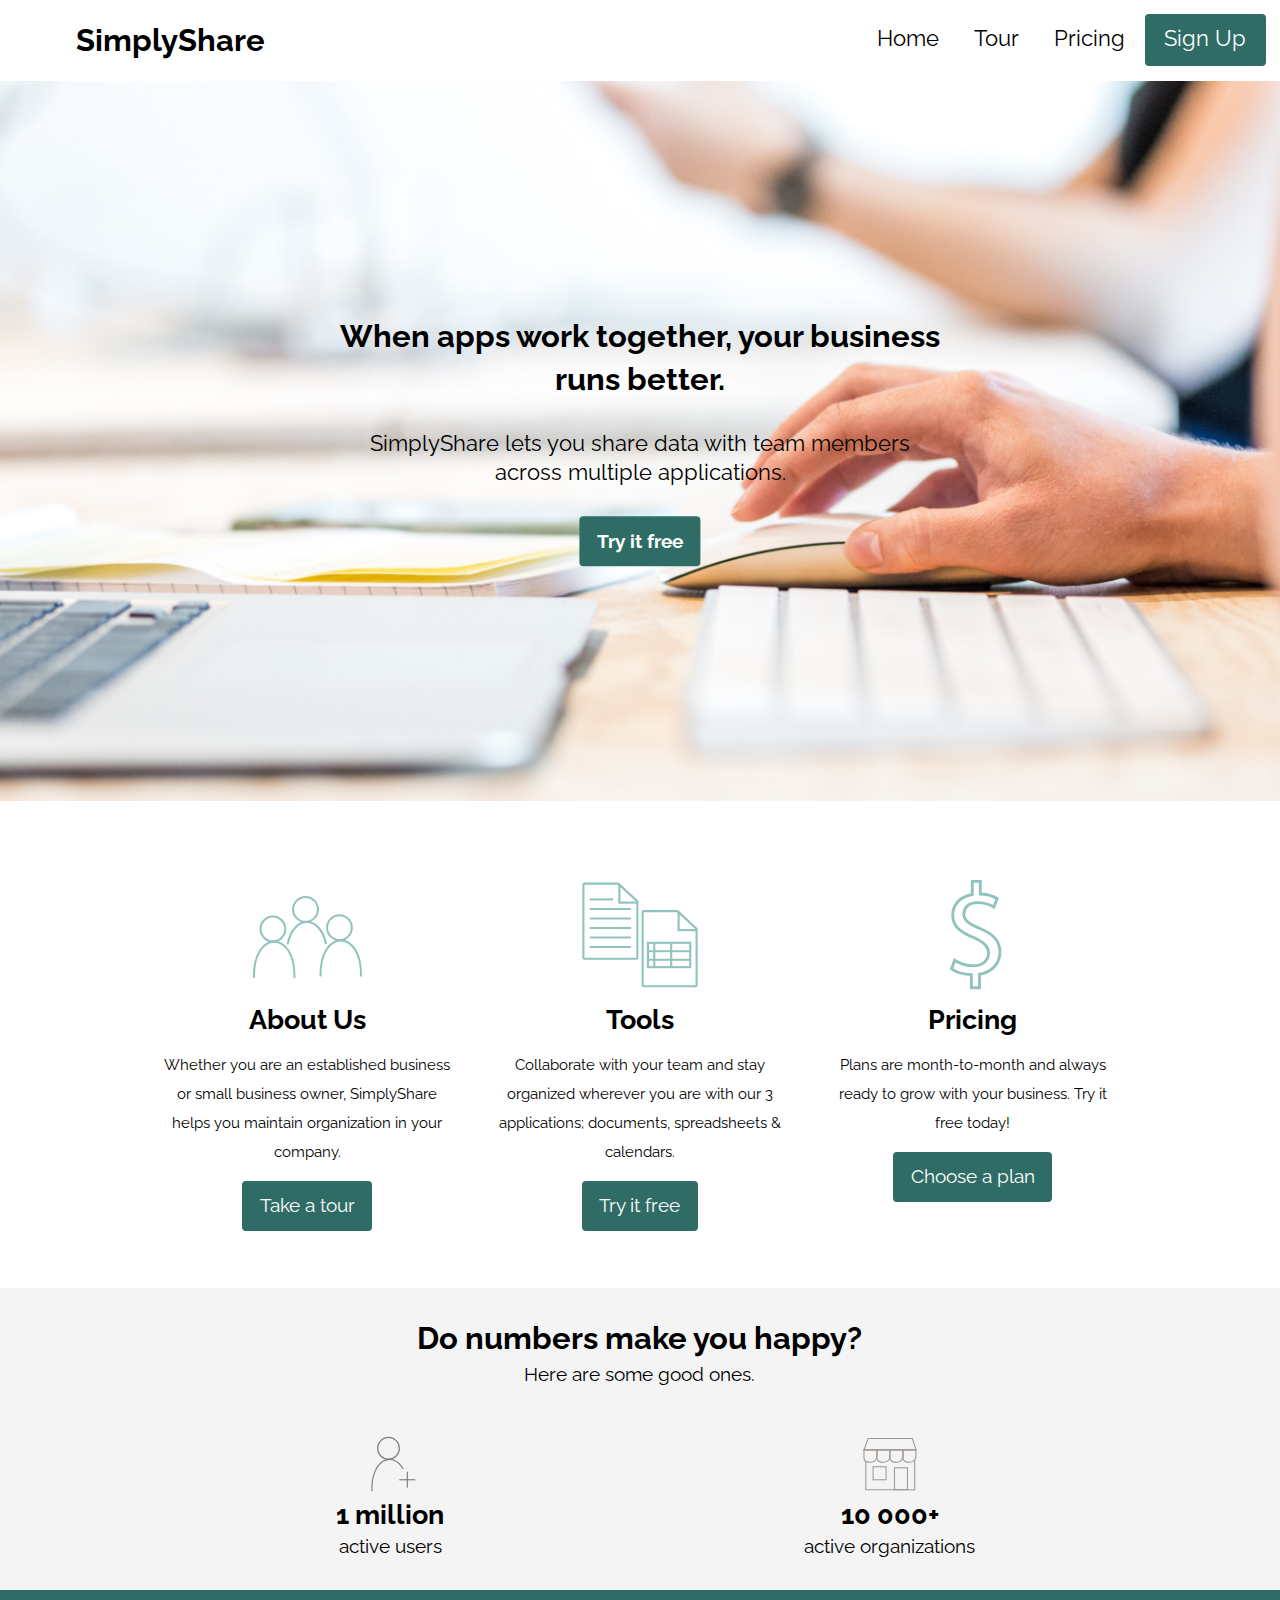
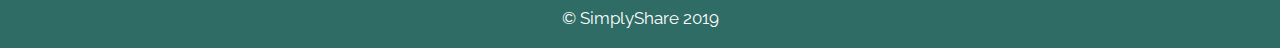
<file: index.html>
<!DOCTYPE html>
<html lang="en-ca">
<head>
  <meta charset="utf-8">
  <title>SimplyShare</title>
  <meta name="viewport" content="width=device-width,initial-scale=1">
  <link href="css/modules.css" rel="stylesheet">
  <link href="css/grid.css" rel="stylesheet">
  <link href="css/type.css" rel="stylesheet">
  <link href="css/main.css" rel="stylesheet">
  <link href="https://fonts.googleapis.com/css?family=Raleway:300,400,600,700,800" rel="stylesheet">
</head>
<body>

  <ul class="skip-links">
    <li><a href="#main">Jump to main content</a></li>
    <li><a href="#nav">Jump to navigation</a></li>
  </ul>

  <header role="banner" class="grid grid-middle text-center island-1-2">
    <div class="unit xs-1 s-1 m-1-3 l-1-4">
      <h1 class="peta push-0"><a href="index.html">SimplyShare</a></h1>
    </div>
    <nav role="navigation" id="nav" class="nav unit xs-1 s-1 m-2-3 l-3-4 text-center" tabindex="0">
      <ul class="nav mega push-0 list-group-inline">
        <li><a class="island-1-2 current" href="index.html">Home</a></li>
        <li><a class="island-1-2" href="tour.html">Tour</a></li>
        <li><a class="island-1-2" href="pricing.html">Pricing</a></li>
        <li><a class="btn btn-dark" href="sign-up.html">Sign Up</a></li>
      </ul>
    </nav>
  </header>

  <main role="main" id="main" tabindex="0">
    <section class="banner embed embed-16by9">
      <img class="embed-item" src="images/homepage.jpg" alt="macbook image">
      <div class="banner-content pin-c text-center max-length gutter">
        <div class="bold wrapper max-length gutter-1-2 push-0">
          <h2>When apps work together, your business runs better.</h2>
          <p class="mega not-bold">SimplyShare lets you share data with team members across multiple applications.</p>
          <a class="btn btn-dark" href="sign-up.html">Try it free</a>
        </div>
      </div>
    </section>

    <section class="push-0 text-center">
      <div class="wrapper">
        <div class="grid grid-stretch list-group">
          <div class="unit [ xs-1 s-1 m-1-3 l-1-3 ] island-1-2 unit-content-distribute">
            <div class="pad-t-2 pad-b push-1-2">
              <div class="gutter-1-4">
                <img class="icon i-128 push-0" src="images/about-us.svg" alt="">
                <h3 class="tera push-1-2">About Us</h3>
                <p class="push-1-2 micro content-fill">Whether you are an established business or small business owner, SimplyShare helps you maintain organization in your company.</p>
                <a class="btn btn-dark content-shrink" href="tour.html">Take a tour</a>
              </div>
            </div>
          </div>
          <div class="unit [ xs-1 s-1 m-1-3 l-1-3 ] island-1-2 unit-content-distribute">
            <div class="pad-t-2 pad-b push-1-2">
              <div class="gutter-1-4">
                <img class="icon i-128 push-0" src="images/tools.svg" alt="">
                <h3 class="tera push-1-2">Tools</h3>
                <p class="push-1-2 micro content-fill">Collaborate with your team and stay organized wherever you are with our 3 applications; documents, spreadsheets & calendars.</p>
                <a class="btn btn-dark content-shrink" href="#">Try it free</a>
              </div>
            </div>
          </div>
          <div class="unit [ xs-1 s-1 m-1-3 l-1-3 ] island-1-2 unit-content-distribute">
            <div class="pad-t-2 pad-b push-1-2">
              <div class="gutter-1-4">
                <img class="icon i-128 push-0" src="images/pricing.svg" alt="">
                <h3 class="tera push-1-2">Pricing</h3>
                <p class="push-1-2 micro content-fill">Plans are month-to-month and always ready to grow with your business. Try it free today!</p>
                <a class="btn btn-dark content-shrink" href="pricing.html">Choose a plan</a>
              </div>
            </div>
          </div>
        </div>
      </div>
    </section>

    <section class="light-grey push-0 text-center pad-t">
      <div class="wrapper">
        <h2 class="push-0">Do numbers make you happy?</h2>
        <p>Here are some good ones.</p>
        <ul class="grid list-group">
          <li class="unit [ xs-1 s-1 m-1-2 l-1-2 ] island-1-2">
            <div class="gutter-1-4">
              <img class="icon i-64 push-0" src="images/user.svg" alt="">
              <h3 class="tera push-0">1 million</h3>
              <p class="push-1-2">active users</p>
            </div>
          </li>
          <li class="unit [ xs-1 s-1 m-1-2 l-1-2 ] island-1-2">
            <div class="gutter-1-4">
              <img class="icon i-64 push-0" src="images/organization.svg" alt="">
              <h3 class="tera push-0">10 000+</h3>
              <p class="push-1-2">active organizations</p>
            </div>
          </li>
        </ul>
      </div>
    </section>

  </main>

  <footer role="contentinfo" class="text-white blue footer text-center micro island-1-2" tabindex="0">
    <small>© SimplyShare 2019</small>
  </footer>

</body>
</html>
</file>
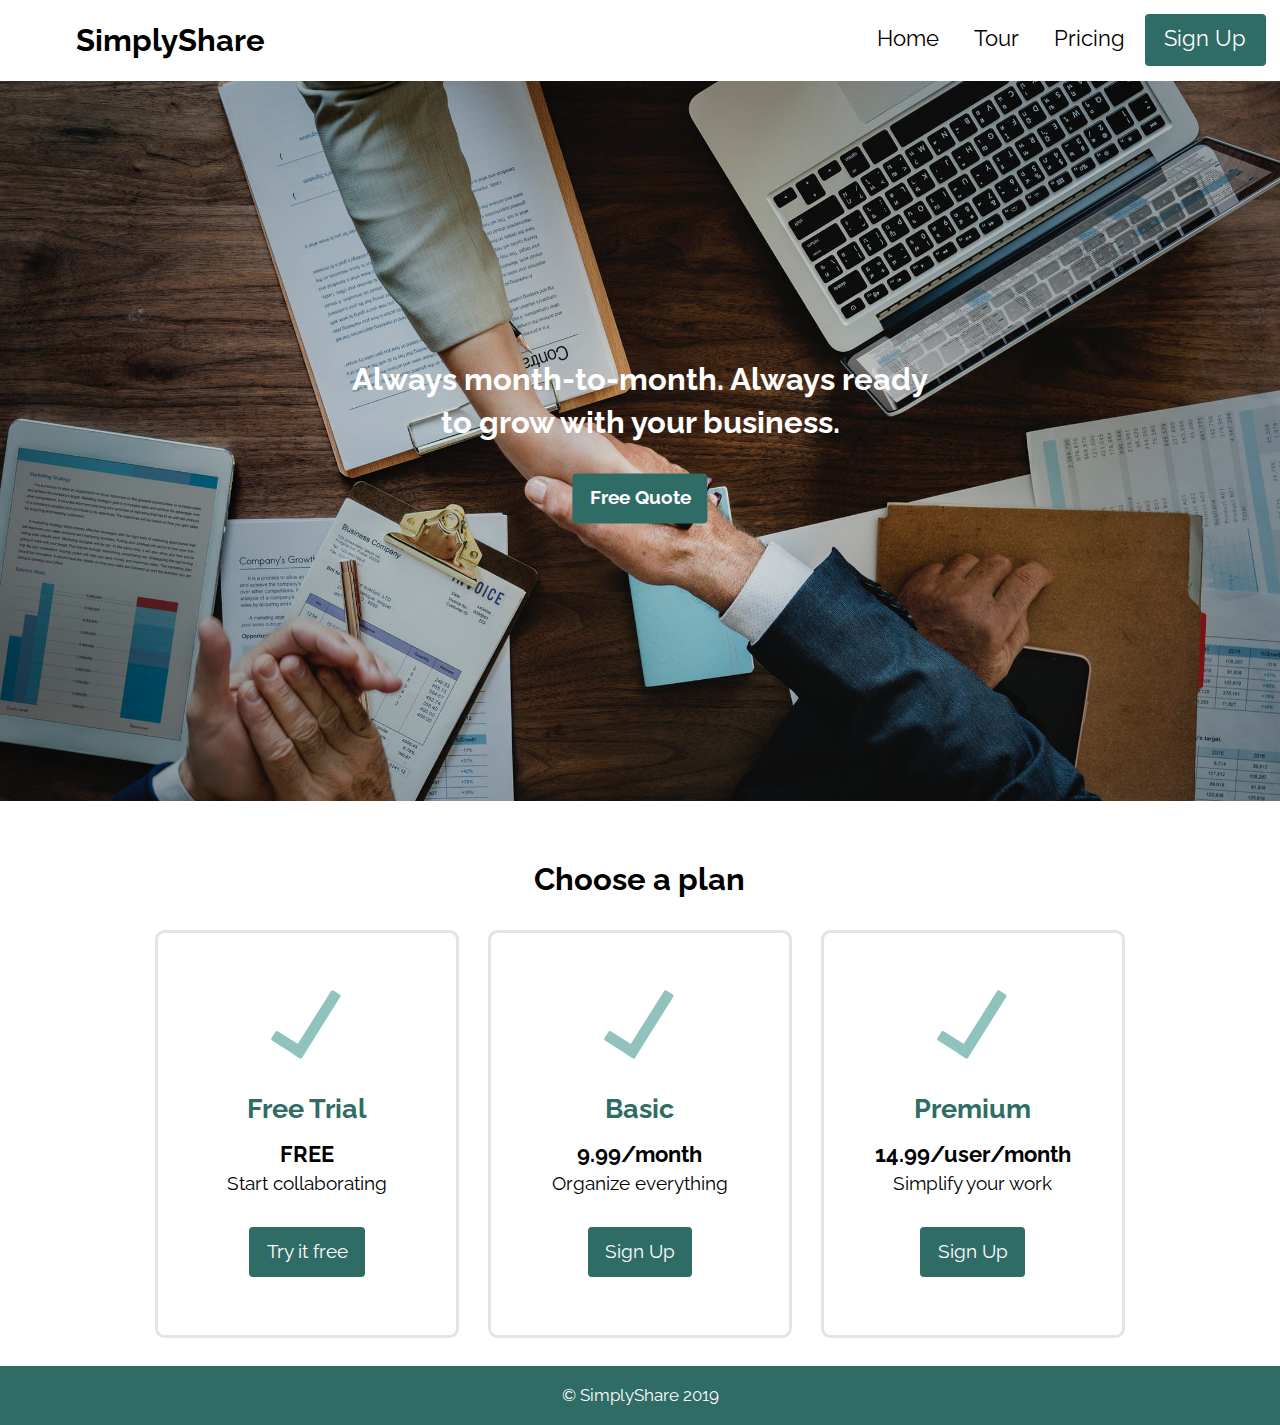
<file: pricing.html>
<!DOCTYPE html>
<html lang="en-ca">
<head>
  <meta charset="utf-8">
  <title>Pricing</title>
  <meta name="viewport" content="width=device-width,initial-scale=1">
  <link href="css/modules.css" rel="stylesheet">
  <link href="css/grid.css" rel="stylesheet">
  <link href="css/type.css" rel="stylesheet">
  <link href="css/main.css" rel="stylesheet">
  <link href="https://fonts.googleapis.com/css?family=Raleway:300,400,600,700,800" rel="stylesheet">
</head>
<body>

  <ul class="skip-links">
    <li><a href="#main">Jump to main content</a></li>
    <li><a href="#nav">Jump to navigation</a></li>
  </ul>

  <header role="banner" class="grid grid-middle text-center island-1-2">
    <div class="unit xs-1 s-1 m-1-3 l-1-4">
      <h1 class="peta push-0"><a href="index.html">SimplyShare</a></h1>
    </div>
    <nav role="navigation" id="nav" class="nav unit xs-1 s-1 m-2-3 l-3-4 text-center" tabindex="0">
      <ul class="nav mega push-0 list-group-inline">
        <li><a class="island-1-2" href="index.html">Home</a></li>
        <li><a class="island-1-2" href="tour.html">Tour</a></li>
        <li><a class="island-1-2 current" href="pricing.html">Pricing</a></li>
        <li><a class="btn btn-dark" href="sign-up.html">Sign Up</a></li>
      </ul>
    </nav>
  </header>

  <main role="main" id="main" tabindex="0">
    <section class="banner embed embed-16by9">
      <img class="embed-item" src="images/pricing.jpg" alt="macbook image">
      <div class="banner-content pin-c text-center max-length gutter">
        <div class="bold text-white wrapper max-length gutter-1-2 push-0">
          <h2>Always month-to-month. Always ready to grow with your business.</h2>
          <a class="btn btn-dark" href="#">Free Quote</a>
        </div>
      </div>
    </section>

    <section class="text-center">
      <div class="wrapper">
        <h2 class="push-0 pad-t-2 pad-b-1-2">Choose a plan</h2>
        <div class="grid list-group">
          <div class="unit [ xs-1 s-1 m-1-3 l-1-3 ] island-1-2">
            <div class="pad-t pad-b-2 push-1-2 card">
              <div class="gutter-1-4">
                <img class="icon i-128 push-0" src="images/checkmark.svg" alt="">
                <h3 class="tera push-1-2 text-blue">Free Trial</h3>
                <p class="push-0 mega bold">FREE</p>
                <p>Start collaborating</p>
                <a class="btn btn-dark" href="signup.html">Try it free</a>
              </div>
            </div>
          </div>
          <div class="unit [ xs-1 s-1 m-1-3 l-1-3 ] island-1-2">
            <div class="pad-t pad-b-2 push-1-2 card">
              <div class="gutter-1-4">
                <img class="icon i-128 push-0" src="images/checkmark.svg" alt="">
                <h3 class="tera push-1-2 text-blue">Basic</h3>
                <p class="push-0 mega bold">9.99/month</p>
                <p>Organize everything</p>
                <a class="btn btn-dark" href="signup.html">Sign Up</a>
              </div>
            </div>
          </div>
          <div class="unit [ xs-1 s-1 m-1-3 l-1-3 ] island-1-2">
            <div class="pad-t pad-b-2 push-1-2 card">
              <div class="gutter-1-4">
                <img class="icon i-128 push-0" src="images/checkmark.svg" alt="">
                <h3 class="tera push-1-2 text-blue">Premium</h3>
                <p class="push-0 mega bold">14.99/user/month</p>
                <p>Simplify your work</p>
                <a class="btn btn-dark" href="signup.html">Sign Up</a>
              </div>
            </div>
          </div>
        </div>
      </div>
    </section>
  </main>

  <footer role="contentinfo" class="text-white blue footer text-center micro island-1-2" tabindex="0">
    <small>© SimplyShare 2019</small>
  </footer>

</body>
</html>
</file>
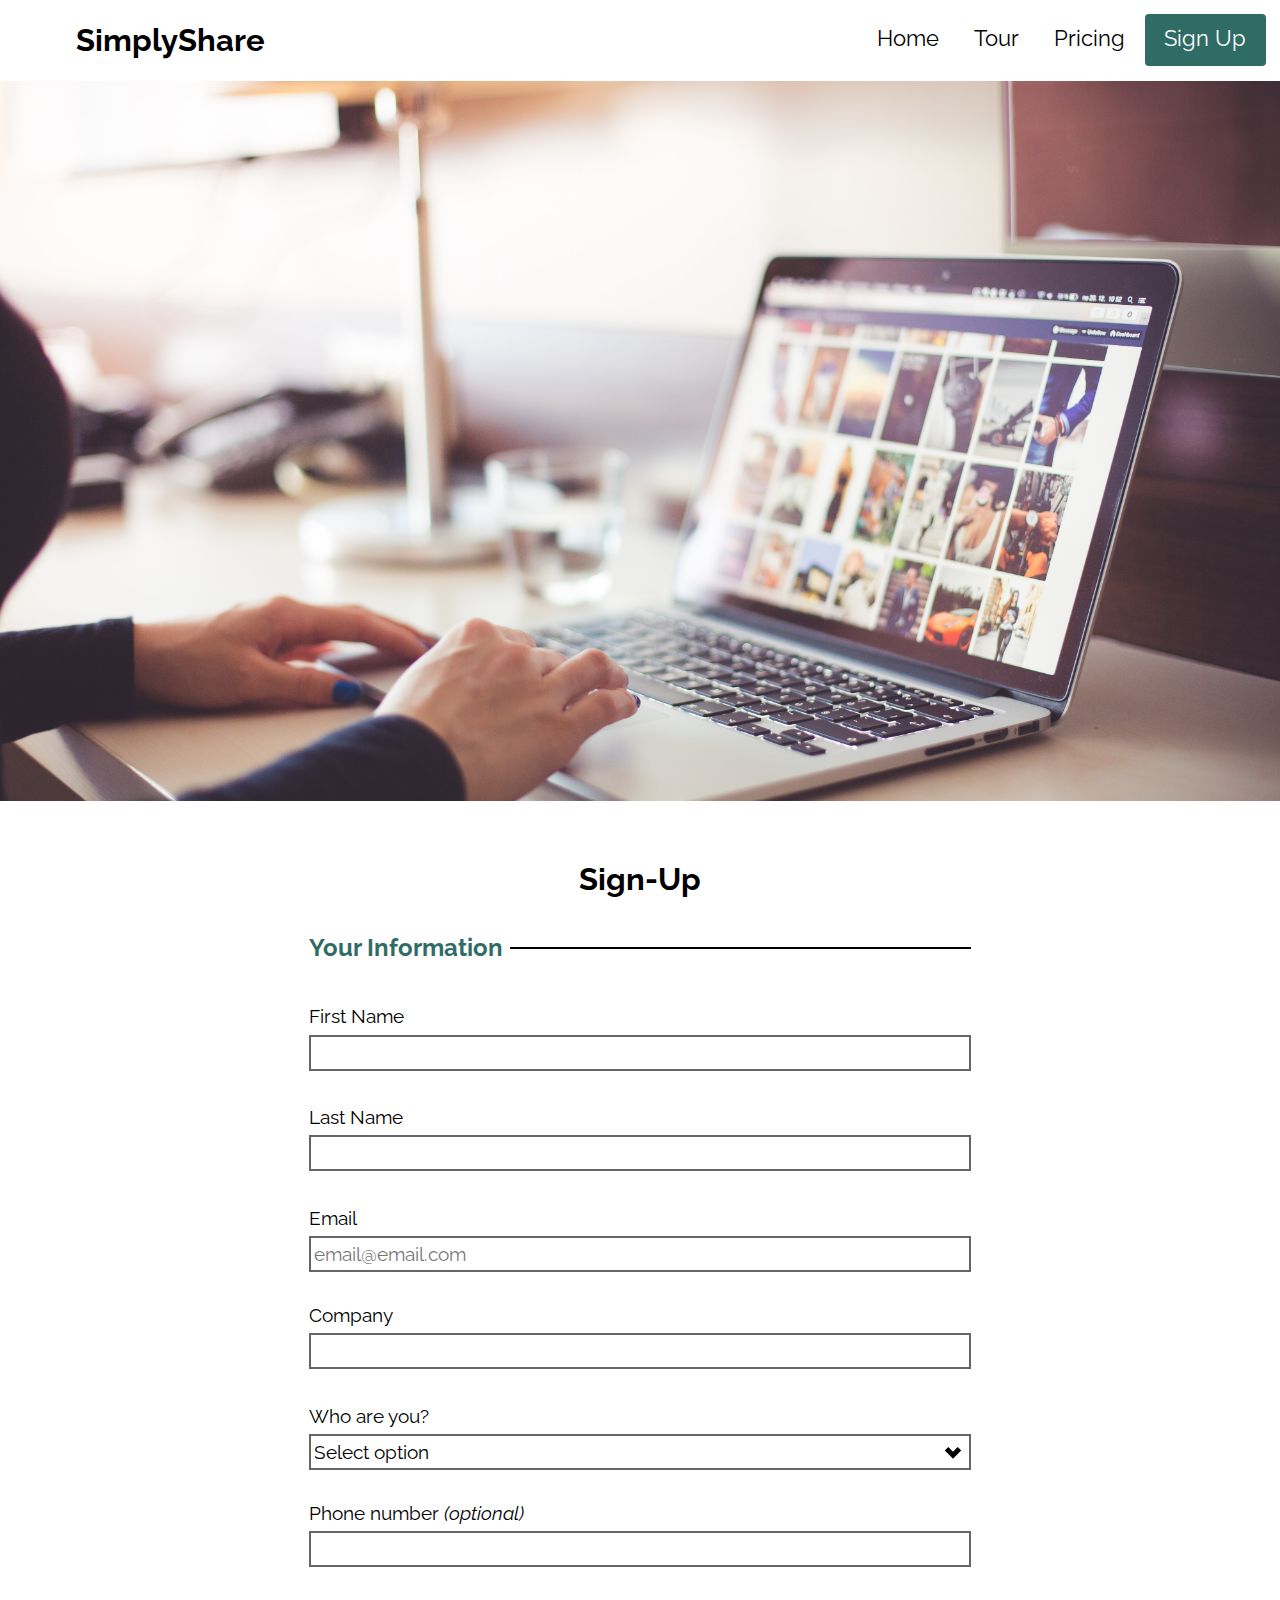
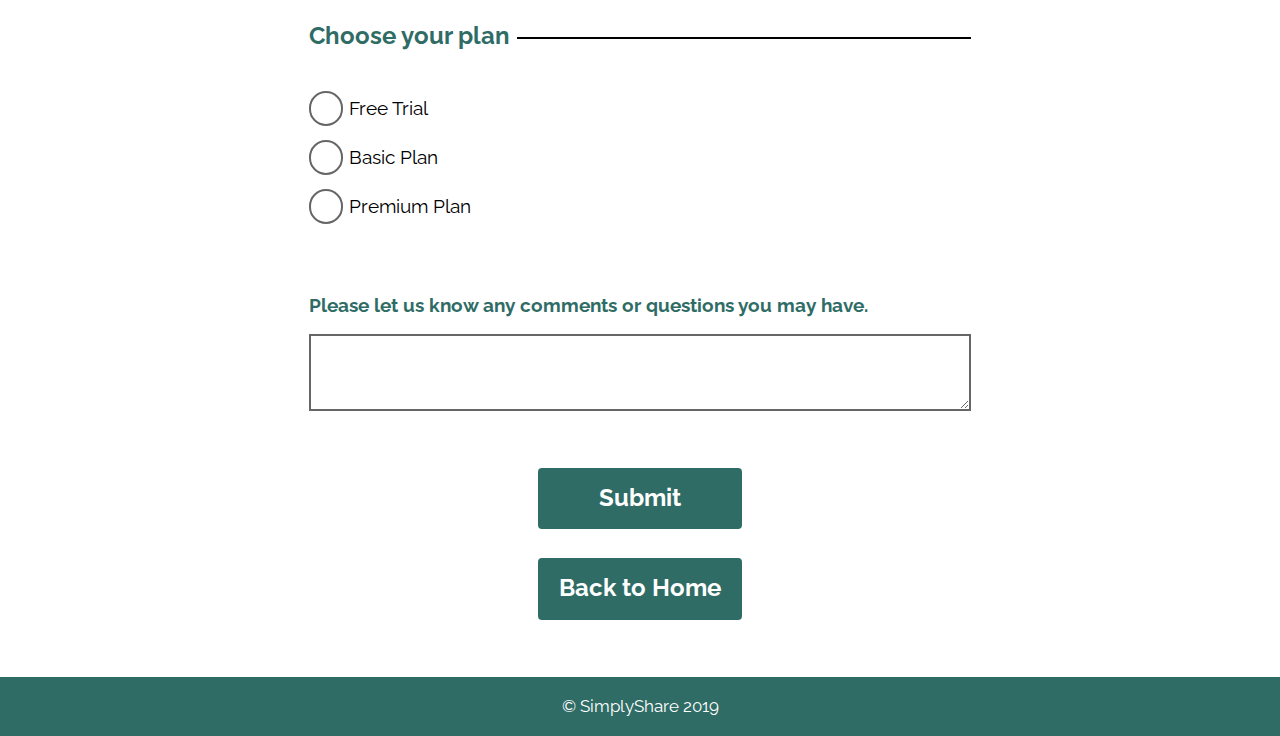
<file: sign-up.html>
<!DOCTYPE html>
<html lang="en-ca">
<head>
  <meta charset="utf-8">
  <title>Sign-Up</title>
  <meta name="viewport" content="width=device-width,initial-scale=1">
  <link href="css/modules.css" rel="stylesheet">
  <link href="css/grid.css" rel="stylesheet">
  <link href="css/type.css" rel="stylesheet">
  <link href="css/main.css" rel="stylesheet">
  <link href="https://fonts.googleapis.com/css?family=Raleway:300,400,600,700,800" rel="stylesheet">
</head>
<body>

  <ul class="skip-links">
    <li><a href="#main">Jump to main content</a></li>
    <li><a href="#nav">Jump to navigation</a></li>
  </ul>

  <header role="banner" class="grid grid-middle text-center island-1-2">
    <div class="unit xs-1 s-1 m-1-3 l-1-4">
      <h1 class="peta push-0"><a href="index.html">SimplyShare</a></h1>
    </div>
    <nav role="navigation" id="nav" class="nav unit xs-1 s-1 m-2-3 l-3-4 text-center" tabindex="0">
      <ul class="nav mega push-0 list-group-inline">
        <li><a class="island-1-2" href="index.html">Home</a></li>
        <li><a class="island-1-2" href="tour.html">Tour</a></li>
        <li><a class="island-1-2" href="pricing.html">Pricing</a></li>
        <li><a class="btn btn-dark current" href="sign-up.html">Sign Up</a></li>
      </ul>
    </nav>
  </header>

  <main role="main" id="main" tabindex="0">
    <section class="banner embed embed-16by9">
      <img class="embed-item" src="images/signup.jpg" alt="macbook image">
    </section>

    <section class="max-length pad-t-2">
      <h2 class="text-center">Sign-Up</h2>
      <form class="wrapper gutter-1-2" method="POST" action="https://formspree.io/desm0044@algonquinlive.com">
        <fieldset class="push-1-4 pad-b">
          <legend class="giga push-0 text-blue">Your Information</legend>
          <div class="grid pad-t">
            <div class="push unit [ xs-1 s-1 m-1 l-1 ] ">
              <label class="push-1-8" for="firstname">First Name</label>
              <input class="push-1-8" id="firstname" name="firstname" required>
            </div>
            <div class="push unit [ xs-1 s-1 m-1 l-1 ] ">
              <label class="push-1-8" for="lastname">Last Name</label>
              <input class="push-1-8" id="lastname" name="lastname" required>
            </div>
            <div class="push unit [ xs-1 s-1 m-1 l-1 ] ">
              <label class="push-1-8" for="email">Email</label>
              <input id="email" name="email" type="email" placeholder="email@email.com" required>
            </div>
            <div class="push unit [ xs-1 s-1 m-1 l-1 ] ">
              <label class="push-1-8" for="company">Company</label>
              <input class="push-1-8" id="company" name="company" required>
            </div>
            <div class="push unit [ xs-1 s-1 m-1 l-1 ] ">
              <label class="push-1-8" for="who">Who are you?</label>
              <select id="who" name="who">
                <option value="">Select option</option>
                <option>Small business owner</option>
                <option>Large business owner</option>
                <option>Employee</option>
              </select>
            </div>
            <div class="push-1-2 unit [ xs-1 s-1 m-1 l-1 ] ">
              <label class="push-1-8" for="number">Phone number <span class="optional italic">(optional)</span></label>
              <input id="number" name="number" type="tel" required>
            </div>
          </div>
        </fieldset>

        <fieldset>
          <legend class="giga pad-b-1-8 push text-blue">Choose your plan</legend>
          <div class="grid push">
            <div class="unit xs-1 s-1 m-1 l-1">
              <input type="radio" name="plan" id="free">
              <label class=" push-1-2" for="free">Free Trial</label>
            </div>
            <div class="unit xs-1 s-1 m-1 l-1">
              <input type="radio" name="plan" id="basic">
              <label class="unit xs-1 s-1 m-1 l-1 push-1-2" for="basic">Basic Plan</label>
            </div>
            <div class="unit xs-1 s-1 m-1 l-1">
              <input type="radio" name="plan" id="premium">
              <label class="unit xs-1 s-1 m-1 l-1 push-0" for="premium">Premium Plan</label>
            </div>
          </div>
        </fieldset>

        <div class="push-2">
          <label class="push-1-2 kilo bold text-blue" for="message">Please let us know any comments or questions you may have.</label>
          <textarea id="message"></textarea>
        </div>

        <div class="text-center pad-b">
          <button class="giga bold btn btn-dark gutter-2" type="submit">Submit</button>
        </div>
      </form>
    </section>

    <div class="wrapper text-center pad-b-2">
      <a class="giga bold btn btn-dark" href="index.html">Back to Home</a>
    </div>

  </main>

  <footer role="contentinfo" class="text-white blue footer text-center micro island-1-2" tabindex="0">
    <small>© SimplyShare 2019</small>
  </footer>

</body>
</html>
</file>
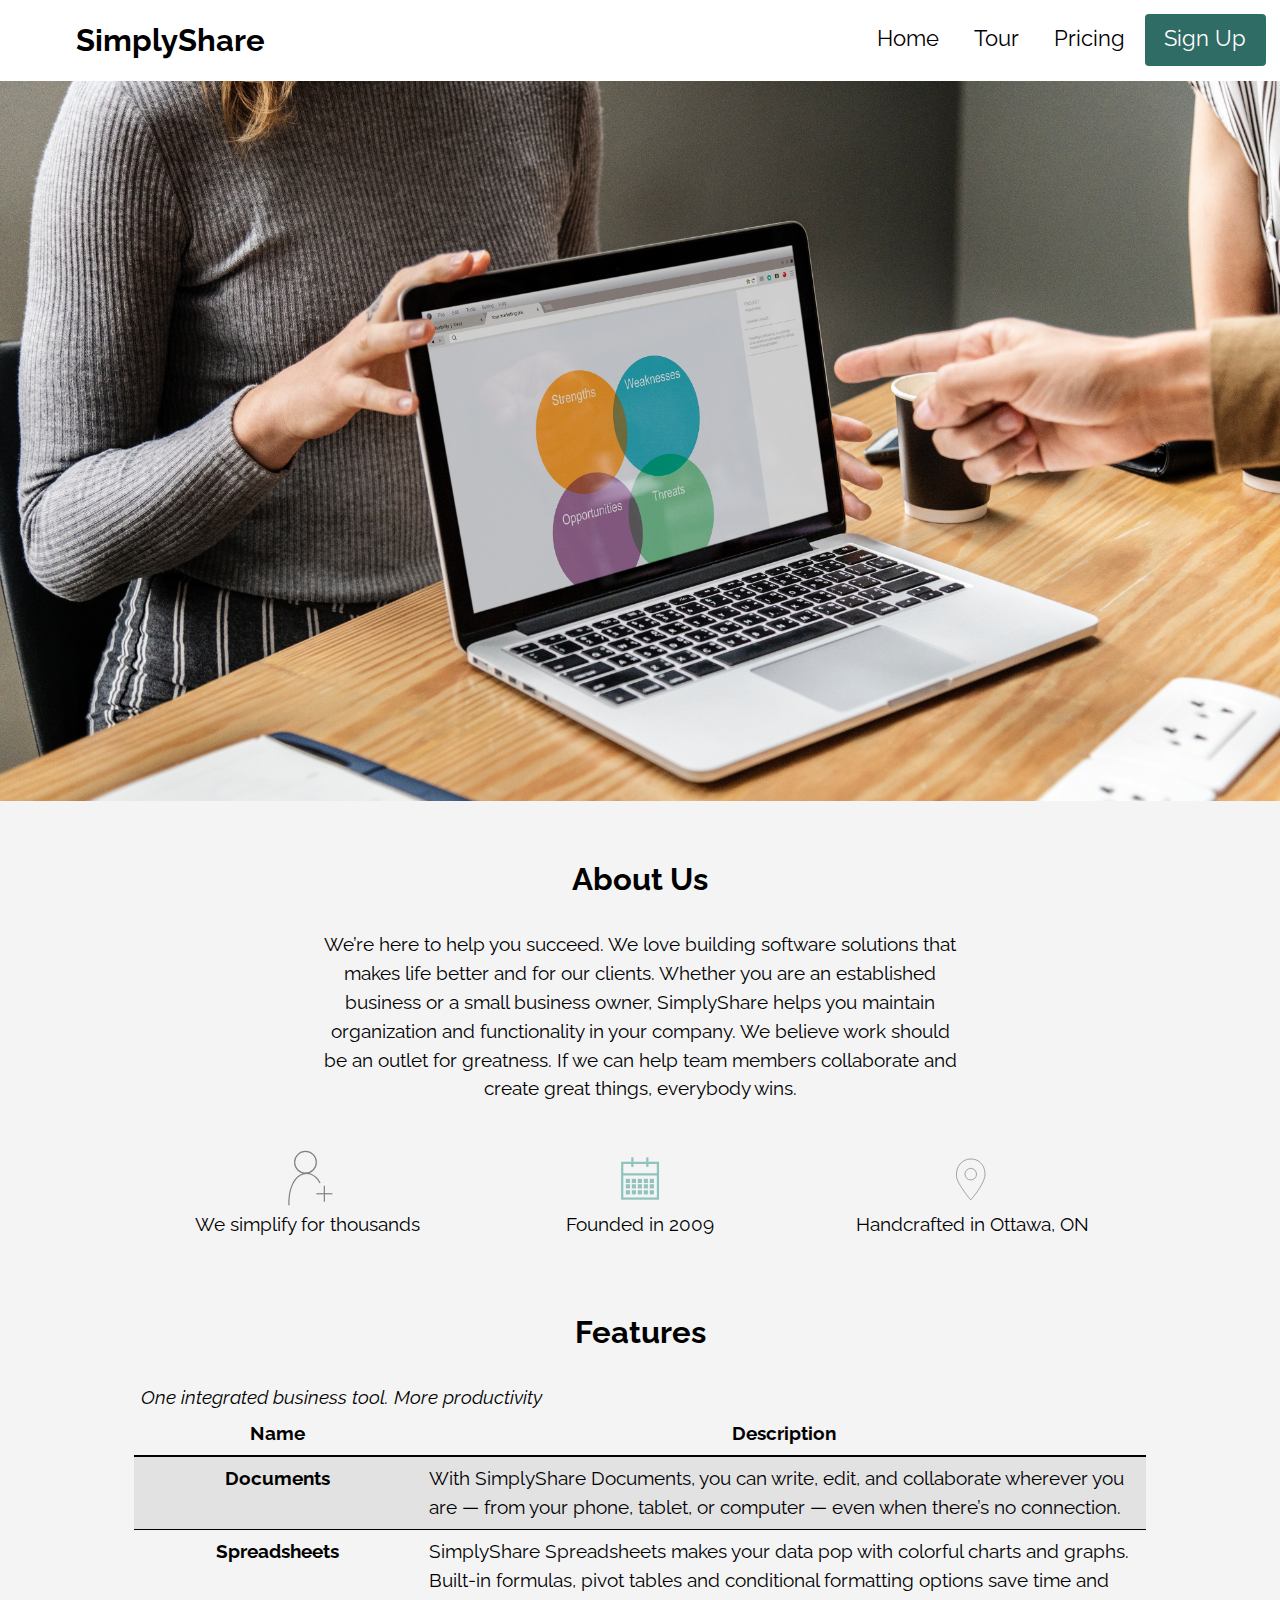
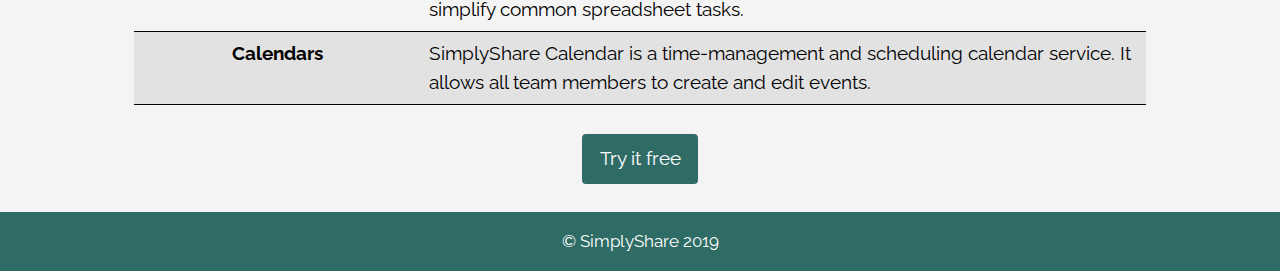
<file: tour.html>
<!DOCTYPE html>
<html lang="en-ca">
<head>
  <meta charset="utf-8">
  <title>Tour</title>
  <meta name="viewport" content="width=device-width,initial-scale=1">
  <link href="css/modules.css" rel="stylesheet">
  <link href="css/grid.css" rel="stylesheet">
  <link href="css/type.css" rel="stylesheet">
  <link href="css/main.css" rel="stylesheet">
  <link href="https://fonts.googleapis.com/css?family=Raleway:300,400,600,700,800" rel="stylesheet">
</head>
<body>

  <ul class="skip-links">
    <li><a href="#main">Jump to main content</a></li>
    <li><a href="#nav">Jump to navigation</a></li>
  </ul>

  <header role="banner" class="grid grid-middle text-center island-1-2">
    <div class="unit xs-1 s-1 m-1-3 l-1-4">
      <h1 class="peta push-0"><a href="index.html">SimplyShare</a></h1>
    </div>
    <nav role="navigation" id="nav" class="nav unit xs-1 s-1 m-2-3 l-3-4 text-center" tabindex="0">
      <ul class="nav mega push-0 list-group-inline">
        <li><a class="island-1-2" href="index.html">Home</a></li>
        <li><a class="island-1-2 current" href="tour.html">Tour</a></li>
        <li><a class="island-1-2" href="pricing.html">Pricing</a></li>
        <li><a class="btn btn-dark" href="sign-up.html">Sign Up</a></li>
      </ul>
    </nav>
  </header>

  <main role="main" id="main" class="light-grey" tabindex="0">
    <section class="banner embed embed-16by9">
      <img class="embed-item" src="images/tools.jpg" alt="macbook image">
      <div class="banner-content pin-c text-center max-length gutter"></div>
    </section>

    <section class="wrapper max-length gutter text-center pad-t-2">
      <h2>About Us</h2>
      <p class="push-0">We’re here to help you succeed. We love building software solutions that makes life better and for our clients. Whether you are an established business or a small business owner, SimplyShare helps you maintain organization and functionality in your company. We believe work should be an outlet for greatness. If we can help team members collaborate and create great things, everybody wins.</p>
    </section>

    <section class="push-0 text-center pad-t">
      <div class="wrapper">
        <div class="grid list-group">
          <div class="unit [ xs-1 s-1 m-1-3 l-1-3 ] island-1-2">
            <div class="gutter-1-4">
              <img class="icon i-64 push-0" src="images/user.svg" alt="">
              <p class="push-0">We simplify for thousands</p>
            </div>
          </div>
          <div class="unit [ xs-1 s-1 m-1-3 l-1-3 ] island-1-2">
            <div class="gutter-1-4">
              <img class="icon i-64 push-0" src="images/calendar.svg" alt="">
              <p class="push-0">Founded in 2009</p>
            </div>
          </div>
          <div class="unit [ xs-1 s-1 m-1-3 l-1-3 ] island-1-2">
            <div class="gutter-1-4">
              <img class="icon i-64 push-0" src="images/pin.svg" alt="">
              <p class="push-0">Handcrafted in Ottawa, ON</p>
            </div>
          </div>
        </div>
      </div>
    </section>

    <section class="table text-center pad-t-2 pad-b">
      <h2 class="push">Features</h2>

      <div class="table-wrapper wrapper scrollable">
        <table class="push-0">
          <caption class="push-0">One integrated business tool. More productivity</caption>
          <thead>
            <tr>
              <th class="name text-center" scope="col">Name</th>
              <th class="description text-center" scope="col">Description</th>
            </tr>
          </thead>

          <tbody>
            <tr>
              <th class="text-center" scope="row">Documents</th>
              <td>With SimplyShare Documents, you can write, edit, and collaborate wherever you are — from your phone, tablet, or computer — even when there’s no connection.</td>
            </tr>

            <tr>
              <th class="text-center" scope="row">Spreadsheets</th>
              <td>SimplyShare Spreadsheets makes your data pop with colorful charts and graphs. Built-in formulas, pivot tables and conditional formatting options save time and simplify common spreadsheet tasks.</td>
            </tr>

            <tr>
              <th class="text-center" scope="row">Calendars</th>
              <td>SimplyShare Calendar is a time-management and scheduling calendar service. It allows all team members to create and edit events.</td>
            </tr>
          </tbody>
        </table>
      </div>
      <div class="unit [ xs-1 s-1 m-1 l-1] pad-t">
        <a class="btn btn-dark content-shrink" href="#">Try it free</a>
      </div>
    </section>

  </main>

  <footer role="contentinfo" class="text-white blue footer text-center micro island-1-2" tabindex="0">
    <small>© SimplyShare 2019</small>
  </footer>

</body>
</html>
</file>
<file: css/modules.css>
/*
 * Modulifier || Code released under the UNLICENSE
 * Code under other copyrights & licenses listed below.
 * https://modulifier.web-dev.tools/#responsive;images;list-group;embed;media-object;icons;hidden;positioning;nice-lists;forms;buttons;accessibility;print
 */

@-moz-viewport { width: device-width; scale: 1; }
@-ms-viewport { width: device-width; scale: 1; }
@-o-viewport { width: device-width; scale: 1; }
@-webkit-viewport { width: device-width; scale: 1; }
@viewport { width: device-width; scale: 1; }

html {
  box-sizing: border-box;
  -moz-text-size-adjust: 100%;
  -ms-text-size-adjust: 100%;
  -webkit-text-size-adjust: 100%;
  text-size-adjust: 100%;
}

*, *::before, *::after {
  box-sizing: inherit;
}

body {
  margin: 0;
}

article,
aside,
details,
figcaption,
figure,
footer,
header,
main,
menu,
nav,
section,
summary {
  display: block;
}

audio,
canvas,
progress,
video {
  display: inline-block;
  vertical-align: baseline;
}

template {
  display: none;
}

details {
  cursor: pointer;
}

audio:not([controls]) {
  display: none;
  height: 0;
}

a,
area,
button,
input,
label,
select,
textarea,
[tabindex] {
  -ms-touch-action: manipulation;
  touch-action: manipulation;
}

img {
  border: 0;
}

.img-flex,
.img-flex img {
  display: block;
  width: 100%;
}

svg {
  fill: currentColor;
}

svg:not(:root) {
  overflow: hidden;
}

svg.img-flex {
  width: 100%;
  height: 100%;
}

.image-replacement, .ir {
  overflow: hidden;
  direction: ltr;
  text-align: left;
  text-indent: 100%;
  white-space: nowrap;
}

.list-group, .list-group-inline, .list-group--inline {
  padding-left: 0;
  list-style-type: none;
}

.list-group > dd {
  margin-left: 0;
}

.list-group-inline::before,
.list-group-inline::after,
.list-group--inline::before,
.list-group--inline::after {
  content: "";
  display: table;
}

.list-group-inline::after,
.list-group--inline::after {
  clear: both;
}

.list-group-inline > li,
.list-group--inline > li {
  display: inline-block;
}

.list-group-inline > dt,
.list-group--inline > dt {
  clear: left;
  float: left;
  width: 11em;
}

.list-group-inline > dd,
.list-group--inline > dd {
  float: left;
  min-width: 12em;
}

.embed {
  margin-left: 0;
  margin-right: 0;
  overflow: hidden;
  position: relative;
  width: 100%;
}

.embed-1by1, .embed--1by1 {
  padding-top: 100%; /* Square */
}

.embed-4by3, .embed--4by3 {
  padding-top: 75%; /* Traditional TV/computer screens */
}

.embed-iso216, .embed--iso216 {
  padding-top: 70.92%; /* A-standard paper sizes */
}

.embed-3by2, .embed--3by2 {
  padding-top: 66.6%; /* Classic 35 mm film & most digital photos, landscape */
}

.embed-2by3, .embed--2by3 {
  padding-top: 150%; /* Classic 35 mm film & most digital photos, portrait */
}

.embed-golden, .embed--golden {
  padding-top: 61.8%; /* The Golden Ratio */
}

.embed-16by9, .embed--16by9 {
  padding-top: 56.25%; /* HD TV */
}

.embed-185by100, .embed--185by100 {
  padding-top: 54.05%; /* Common widescreen cinema */
}

.embed-24by10, .embed--24by10 {
  padding-top: 41.667%; /* Widescreen cinema: 2.4:1 */
}

.embed-3by1, .embed--3by1 {
  padding-top: 33.3333%; /* Panorama photos */
}

.embed-4by1, .embed--4by1 {
  padding-top: 25%; /* Polyvision */
}

.embed-5by1, .embed--5by1 {
  padding-top: 20%; /* Really wide... */
}

.embed-item, .embed__item {
  min-height: 100%;
  left: 0;
  position: absolute;
  top: 0;
  width: 100%;
}

.media {
  overflow: hidden;
}

.media-img, .media__img {
  float: left;
}

.media-img-reversed, .media__img--reversed {
  float: right;
}

.media-img-stacked, .media__img--stacked {
  float: none;
}

.media-body, .media__body {
  overflow: hidden;
  min-width: 12em; /* Slightly less than 200px, responsiveness built in */
}

.icon {
  display: inline-block;
  position: relative;
  background: transparent none no-repeat center center;
  background-size: contain;
  vertical-align: middle;
}

.i-16, .i--16 {
  height: 16px;
  width: 16px;
}

.i-18, .i--18 {
  height: 18px;
  width: 18px;
}

.i-20, .i--20 {
  height: 20px;
  width: 20px;
}

.i-24, .i--24 {
  height: 24px;
  width: 24px;
}

.i-32, .i--32 {
  height: 32px;
  width: 32px;
}

.i-48, .i--48 {
  height: 48px;
  width: 48px;
}

.i-64, .i--64 {
  height: 64px;
  width: 64px;
}

.i-96, .i--96 {
  height: 96px;
  width: 96px;
}

.i-128, .i--128 {
  height: 128px;
  width: 128px;
}

.i-192, .i--192 {
  height: 192px;
  width: 192px;
}

.i-256, .i--256 {
  height: 256px;
  width: 256px;
}

.icon img,
.icon svg {
  left: 0;
  height: 100%;
  position: absolute;
  top: 0;
  width: 100%;
  fill: currentColor;
}

.icon-label {
  vertical-align: middle;
}

.icon-link,
.icon-link:focus,
.icon-link:hover {
  text-decoration: none;
}

[hidden], .hidden {
  /* stylelint-disable declaration-no-important */
  display: none !important;
  visibility: hidden !important;
  /* stylelint-enable */
}

.visually-hidden {
  height: 1px;
  margin: -1px;
  overflow: hidden;
  padding: 0;
  position: absolute;
  width: 1px;
  border: 0;
  clip: rect(0 0 0 0);
  clip-path: inset(50%);
}

.visually-hidden.focusable:active, .visually-hidden.focusable:focus {
  height: auto;
  margin: 0;
  overflow: visible;
  position: static;
  width: auto;
  clip: auto;
  clip-path: none;
}

.invisible {
  visibility: hidden;
}

.chop,
.crop {
  overflow: hidden;
}

.truncate {
  max-width: 100%;
  overflow: hidden;
  width: 100%;
  text-overflow: ellipsis;
  white-space: nowrap;
}

.scrollable {
  max-width: 100%;
  overflow-x: auto;
  overflow-y: hidden;
  -webkit-overflow-scrolling: touch;
}

.flex-row {
  display: -webkit-flex;
  display: -ms-flexbox;
  display: flex;
}

.flex-justify {
  -webkit-justify-content: space-between;
  -ms-flex-pack: space-between;
  justify-content: space-between;
}

.flex-align-center {
  -webkit-align-items: center;
  -ms-flex-align: center;
  align-items: center;
}

.center-text,
.center-flow {
  text-align: center;
}

.center-block {
  margin-left: auto;
  margin-right: auto;
}

.no-auto-margins,
.not-centered {
  /* stylelint-disable declaration-no-important */
  margin-left: 0 !important;
  margin-right: 0 !important;
  /* stylelint-enable */
}

.center-content,
.center-content-vertical,
.center-contents,
.center-contents-vertical {
  display: -webkit-flex;
  display: -ms-flexbox;
  display: flex;
  -webkit-justify-content: center;
  -ms-flex-pack: center;
  justify-content: center;
  -webkit-align-items: center;
  -ms-flex-align: center;
  align-items: center;
  -webkit-align-content: center;
  -ms-flex-line-pack: center;
  align-content: center;
  -webkit-flex-direction: column wrap;
  -ms-flex-direction: column wrap;
  flex-flow: column wrap;
}

.center-content-start,
.center-content-vertical-start,
.center-contents-start,
.center-contents-vertical-start {
  display: -webkit-flex;
  display: -ms-flexbox;
  display: flex;
  -webkit-justify-content: center;
  -ms-flex-pack: center;
  justify-content: center;
  -webkit-flex-direction: column wrap;
  -ms-flex-direction: column wrap;
  flex-flow: column wrap;
}

.center-content-horizontal,
.center-contents-horizontal {
  display: -webkit-flex;
  display: -ms-flexbox;
  display: flex;
  -webkit-justify-content: center;
  -ms-flex-pack: center;
  justify-content: center;
  -webkit-align-items: center;
  -ms-flex-align: center;
  align-items: center;
  -webkit-align-content: center;
  -ms-flex-line-pack: center;
  align-content: center;
  -webkit-flex-direction: row wrap;
  -ms-flex-direction: row wrap;
  flex-flow: row wrap;
}

.clearfix::after {
  content: " ";
  display: block;
  clear: both;
}

.left {
  float: left;
}

.right {
  float: right;
}

.inline {
  display: inline;
}

.block {
  display: block;
}

.inline-block, .ib {
  display: inline-block;
}

.valign-top {
  vertical-align: top;
}

.valign-bottom {
  vertical-align: bottom;
}

.valign-middle {
  vertical-align: middle;
}

.fixed {
  position: fixed;
}

.relative {
  position: relative;
}

[class*="pin-"],
.absolute {
  position: absolute;
}

.static {
  position: static;
}

.zindex-1 {
  z-index: 1;
}

.zindex-2 {
  z-index: 2;
}

.zindex-3 {
  z-index: 3;
}

.zindex-1000 {
  z-index: 1000;
}

.pin-top-left,
.pin-left-top,
.pin-tl,
.pin-lt {
  top: 0;
  left: 0;
}

.pin-top-right,
.pin-right-top,
.pin-tr,
.pin-rt {
  top: 0;
  right: 0;
}

.pin-bottom-left,
.pin-left-bottom,
.pin-bl,
.pin-lb {
  bottom: 0;
  left: 0;
}

.pin-bottom-right,
.pin-right-bottom,
.pin-br,
.pin-rb {
  bottom: 0;
  right: 0;
}

.pin-top-center,
.pin-center-top,
.pin-tc,
.pin-ct {
  left: 50%;
  top: 0;
  transform: translateX(-50%);
}

.pin-bottom-center,
.pin-center-bottom,
.pin-bc,
.pin-cb {
  bottom: 0;
  left: 50%;
  transform: translateX(-50%);
}

.pin-center-left,
.pin-left-center,
.pin-cl,
.pin-lc {
  left: 0;
  top: 50%;
  transform: translateY(-50%);
}

.pin-center-right,
.pin-right-center,
.pin-cr,
.pin-rc {
  right: 0;
  top: 50%;
  transform: translateY(-50%);
}

.pin-center, .pin-c {
  left: 50%;
  top: 50%;
  transform: translate(-50%, -50%);
}

.width-quarter, .w-1-4 {
  width: 25%;
}

.width-half, .w-1-2 {
  width: 50%;
}

.width-full, .w-1 {
  width: 100%;
}

.height-quarter, .h-1-4 {
  height: 25%;
}

.height-half, .h-1-2 {
  height: 50%;
}

.height-full, .h-1 {
  height: 100%;
}

.height-win-quarter, .h-w-1-4 {
  height: 25vh;
  max-height: 46em;
}

.height-win-half, .h-w-1-2 {
  height: 50vh;
  max-height: 46em;
}

.height-win-full, .h-w-1 {
  height: 100vh;
  max-height: 46em;
}

ul {
  list-style-type: none;
}

ul > li::before {
  content: "·";
  float: left;
  margin-left: -1.6em;
  width: 1.3em;
  text-align: right;
}

ol {
  counter-reset: ol-simple-numbers;
  list-style-type: none;
}

ol > li::before {
  float: left;
  margin-left: -1.6em;
  width: 1.3em;
  counter-increment: ol-simple-numbers;
  content: counter(ol-simple-numbers);
  text-align: right;
}

.list-group > li::before,
.list-group-inline > li::before,
.list-group--inline > li::before {
  content: none;
}

/* stylelint-disable no-descending-specificity */

/*
 * (c) Nicolas Gallagher and Jonathan Neal of Normalize.css || MIT License
 *     https://necolas.github.io/normalize.css/
 */

button,
input,
optgroup,
select,
textarea {
  color: inherit;
  font: inherit;
  margin: 0;
}

button,
input {
  overflow: visible;
}

button,
select {
  text-transform: none;
}

button,
html [type="button"],
[type="reset"],
[type="submit"] {
  -webkit-appearance: button;
  cursor: pointer;
}

button[disabled],
html input[disabled] {
  cursor: default;
}

button::-moz-focus-inner,
input::-moz-focus-inner {
  border: 0;
  padding: 0;
}

[type="checkbox"],
[type="radio"] {
  opacity: 0;
  position: absolute;
  height: 1px;
  width: 1px;
}

[type="number"]::-webkit-inner-spin-button,
[type="number"]::-webkit-outer-spin-button {
  height: auto;
}

[type="search"]::-webkit-search-cancel-button,
[type="search"]::-webkit-search-decoration {
  -webkit-appearance: none;
}

fieldset {
  padding-left: 0;
  padding-right: 0;

  border: 0;
  border-top: 2px solid #666;
}

legend {
  color: inherit;
  display: table;
  max-width: 100%;
  padding: 0 .3em 0 0;
  white-space: normal;

  border: 0;

  font-weight: bold;
}

optgroup {
  font-weight: bold;
}

::-webkit-input-placeholder {
  color: inherit;
  opacity: .54;
}

::-webkit-file-upload-button {
  -webkit-appearance: button;
  font: inherit;
}

/* End Normalize.css code */

label,
.label-block {
  display: block;
  cursor: pointer;
}

[type="checkbox"] + label,
[type="radio"] + label,
.label-inline {
  display: inline-block;
}

input:not([type]),
[type="text"],
[type="number"],
[type="search"],
[type="url"],
[type="email"],
[type="password"],
[type="tel"],
[type="datetime-local"],
[type="month"],
[type="week"],
[type="date"],
[type="time"],
[type="range"],
select,
textarea {
  -moz-appearance: none;
  -webkit-appearance: none;
  appearance: none;
}

input,
textarea {
  display: block;
  width: 100%;

  background-color: #fff;
  border: 2px solid #666;
  border-radius: 0;
}

label {
  vertical-align: middle;
}

textarea {
  max-width: 100%;
  min-height: 4em;
  overflow: auto;
}

[type="color"] {
  display: inline-block;
  width: 2em;
}

select {
  display: block;
  width: 100%;

  background-image: url("data:image/svg+xml,%3Csvg xmlns='http://www.w3.org/2000/svg' width='256' height='256' viewBox='0 0 256 256'%3E%3Cpath fill='none' stroke='%23000' stroke-miterlimit='10' stroke-width='70' d='M36.3 82.1l91.9 91.8 91.5-91.8'/%3E%3C/svg%3E");
  background-repeat: no-repeat;
  background-position: calc(100% - .4em) center;
  background-size: 18px auto;
  background-color: #fff;
  border: 2px solid #666;
  border-radius: 0;
}

[type="checkbox"] + label::before {
  content: " ";
  display: inline-block;
  height: 1.8em;
  margin-right: .3em;
  position: relative;
  vertical-align: middle;
  top: -.1em;
  width: 1.8em;

  background-color: #fff;
  background-size: cover;
  border: 2px solid #666;

  line-height: inherit;
}

[type="checkbox"]:checked + label::before {
  background-image: url("data:image/svg+xml,%3Csvg xmlns='http://www.w3.org/2000/svg' width='256' height='256' viewBox='0 0 256 256'%3E%3Cpath fill='none' stroke='%23000' stroke-miterlimit='10' stroke-width='50' d='M49.9 130.1l50.8 50.7L206.1 75.2'/%3E%3C/svg%3E");
}

[type="checkbox"]:focus + label::before {
  outline: 3px solid #000;
  z-index: 1000;
}

[type="radio"] + label::before {
  content: " ";
  display: inline-block;
  height: 1.8em;
  margin-right: .3em;
  position: relative;
  vertical-align: middle;
  top: -.1em;
  width: 1.8em;

  background-color: #fff;
  background-size: cover;
  border: 2px solid #666;
  border-radius: 50%;

  line-height: inherit;
}

[type="radio"]:checked + label::before {
  background-image: url("data:image/svg+xml,%3Csvg xmlns='http://www.w3.org/2000/svg' width='256' height='256' viewBox='0 0 256 256'%3E%3Ccircle cx='128' cy='128' r='70.4'/%3E%3C/svg%3E");
}

[type="radio"]:focus + label::before,
[type="radio"] + label:focus::before {
  box-shadow: 0 0 0 3px #000;
  z-index: 1000;
}

[type="range"] {
  border: 0;
  background-color: #fff;
}

[type="range"]::-webkit-slider-runnable-track {
  height: 6px;

  -webkit-appearance: none;
  appearance: none;
  background-color: #ccc;
  border: 0;
  border-radius: 3px;
}

[type="range"]:active::-webkit-slider-runnable-track {
  background-color: #ccc;
}

[type="range"]::-moz-range-track {
  height: 6px;

  -moz-appearance: none;
  appearance: none;
  background-color: #ccc;
  border: 0;
  border-radius: 3px;
}

[type="range"]:active::-moz-range-track {
  background-color: #ccc;
}

[type="range"]::-ms-track {
  height: 6px;

  -ms-appearance: none;
  appearance: none;
  background-color: #ccc;
  border: 0;
  border-radius: 3px;
}

[type="range"]:active::-ms-track {
  background-color: #ccc;
}

[type="range"]::-webkit-slider-thumb {
  margin-top: -4px;
  height: 16px;
  width: 16px;

  -webkit-appearance: none;
  appearance: none;
  background-color: #000;
  border: none;
  border-radius: 50%;
}

[type="range"]:hover::-webkit-slider-thumb {
  background-color: #000;
}

[type="range"]:active::-webkit-slider-thumb {
  background-color: #000;
}

[type="range"]::-moz-range-thumb {
  margin-top: -4px;
  height: 16px;
  width: 16px;

  -webkit-appearance: none;
  appearance: none;
  background-color: #000;
  border: none;
  border-radius: 50%;
}

[type="range"]:hover::-moz-range-thumb {
  background-color: #000;
}

[type="range"]:active::-moz-range-thumb {
  background-color: #000;
}

[type="range"]::-ms-thumb {
  margin-top: -4px;
  height: 16px;
  width: 16px;

  -webkit-appearance: none;
  appearance: none;
  background-color: #000;
  border: none;
  border-radius: 50%;
}

[type="range"]:hover::-ms-thumb {
  background-color: #000;
}

[type="range"]:active::-ms-thumb {
  background-color: #000;
}

[type="checkbox"].hide-custom-input + label::before,
[type="checkbox"] + .hide-custom-input::before,
[type="radio"].hide-custom-input + label::before,
[type="radio"] + .hide-custom-input::before {
  content: none;
  display: none;
}

/* stylelint-enable */

.link-box {
  display: block;
  text-decoration: none;
}

/* stylelint-disable no-descending-specificity */

button,
.btn {
  cursor: pointer;
  display: inline-block;
  margin: 0;
  overflow: visible;
  padding: .375em .75em .42em;
  -webkit-appearance: none;
  -moz-appearance: none;
  appearance: none;
  background-color: #333;
  border-radius: 4px;
  border: 3px solid #333;
  color: #fff;
  font: inherit;
  text-decoration: none;
  text-transform: none;
}

button::-moz-focus-inner {
  border: 0;
  padding: 0;
}

/* stylelint-enable */

button:focus,
button:hover,
.btn:focus,
.btn:hover {
  background-color: #000;
  border-color: #000;
  color: #fff;
}

button[disabled] {
  cursor: default;
}

.btn-light, .btn--light {
  background-color: #e2e2e2;
  border-color: #e2e2e2;
  color: #000;
}

.btn-light:focus,
.btn-light:hover,
.btn--light:focus,
.btn--light:hover {
  background-color: #666;
  border-color: #666;
  color: #fff;
}

.btn-ghost,
.btn--ghost {
  background-color: transparent;
  border-color: #333;
  color: #000;
}

.btn-ghost:focus,
.btn-ghost:hover,
.btn--ghost:focus,
.btn--ghost:hover {
  background-color: #e2e2e2;
  border-color: #000;
  color: #000;
}

.btn-link {
  display: inline;
  padding: 0;
  background-color: transparent;
  border-radius: 0;
  border: 0;
  color: inherit;
}

.btn-link:focus,
.btn-link:hover {
  background-color: transparent;
  color: inherit;
}

a:hover, a:active {
  outline: none;
}

a:focus,
[tabindex="0"]:focus,
details:focus,
summary:focus,
input:focus,
textarea:focus,
button:focus,
select:focus {
  outline: 3px solid #000;
  outline-offset: 0;
}

a:focus, [tabindex="0"]:focus {
  outline-offset: 3px;
}

.skip-links {
  margin: 0;
  padding: 0;
  list-style-type: none;
}

.skip-links > li::before {
  content: none; /* Remove the bullets if nice lists is selected */
}

.skip-links a,
.skip-links button {
  padding: .5em .75em;
  position: absolute;
  top: -10em;
  z-index: 10000; /* To make sure they're always on top */
  background-color: #000;
  border: 0;
  color: #fff;
  font-size: 1.125rem;
  font-weight: bold;
  text-decoration: none;
}

.skip-links a:focus,
.skip-links button:focus {
  outline-offset: 3px;
  top: 0;
}

[aria-busy="true"] {
  cursor: progress;
}

[aria-controls] {
  cursor: pointer;
}

[aria-disabled] {
  cursor: default;
}

.print-only {
  display: none;
  visibility: hidden;
}

.page-break-before {
  page-break-before: always;
}

.page-break-after {
  page-break-after: always;
}

.no-page-break-inside {
  page-break-inside: avoid;
}

@media print {

  /* stylelint-disable declaration-no-important */

  .no-print {
    display: none !important;
    visibility: hidden !important;
  }

  .print-only,
  .force-print {
    display: block !important;
    visibility: visible !important;
  }

  /* stylelint-enable */

  .visually-hidden.force-print {
    height: auto;
    margin: 0;
    overflow: visible;
    padding: 0;
    position: static;
    width: auto;
    border: 0;
    clip: initial;
    clip-path: none;
  }

  /*
   * (c) Fabien Sa || MIT License
   *     http://bafs.github.io/Gutenberg/
   */

  table,
  blockquote,
  pre,
  code,
  figure,
  li,
  hr,
  ul,
  ol,
  a,
  tr {
    page-break-inside: avoid;
  }

  h1, h2, h3, h4, h5, h6, p, a {
    orphans: 3;
    widows: 3;
  }

  h1,
  h2,
  h3,
  h4,
  h5,
  h6 {
    page-break-after: avoid;
    page-break-inside: avoid;
  }

  h1 + p,
  h2 + p,
  h3 + p,
  h4 + p,
  h5 + p,
  h6 + p {
    page-break-before: avoid;
  }

  img {
    page-break-after: auto;
    page-break-before: auto;
    page-break-inside: avoid;
  }

  /* stylelint-disable declaration-no-important */

  pre {
    white-space: pre-wrap !important;
    word-wrap: break-word;
  }

  /* stylelint-enable */

  /* End Gutenberg code */

  /*
   * (c) HTML5 Boilerplate || MIT License
   *     https://html5boilerplate.com/
   */

  /* stylelint-disable declaration-no-important */

  *, *::before, *::after, *::first-letter, *::first-line {
    background: none transparent !important;
    color: #000 !important;
    box-shadow: none !important;
    text-shadow: none !important;
  }

  /* stylelint-enable */

  a, a:visited {
    text-decoration: underline;
  }

  a[href]::after {
    content: " (" attr(href) ")";
  }

  abbr[title]::after {
    content: " (" attr(title) ")";
  }

  a[href^="#"]::after,
  a[href^="javascript:"]::after,
  a.no-print-href::after,
  a.href-no-print::after {
    content: "";
  }

  thead {
    display: table-header-group;
  }

  /* End HTML5 Boilerplate code */

}
</file>
<file: css/grid.css>
/*
  Gridifier || Code released under the UNLICENSE
  https://gridifier.web-dev.tools/#xs,4,0,0,0;s,4,25,0,0;m,4,38,1,1;l,4,60,1,1
*/

.grid {
  margin: 0;
  padding: 0;
  letter-spacing: -.31em;
  text-rendering: optimizeSpeed;
  display: -webkit-flex;
  display: -ms-flexbox;
  display: flex;
  -webkit-flex-flow: row wrap;
  -ms-flex-flow: row wrap;
  flex-flow: row wrap;
}

.grid-bottom {
  -webkit-align-items: flex-end;
  -ms-align-items: flex-end;
  align-items: flex-end;
}

.grid-middle {
  -webkit-align-items: center;
  -ms-align-items: center;
  align-items: center;
}

.grid-stretch {
  -webkit-align-items: stretch;
  -ms-align-items: stretch;
  align-items: stretch;
}

.opera-only :-o-prefocus,
.grid {
  word-spacing: -.43em;
}

.unit {
  letter-spacing: normal;
  text-rendering: auto;
  vertical-align: top;
  word-spacing: normal;
  display: inline-block;
  visibility: visible;
}

.grid-bottom .unit {
  vertical-align: bottom;
}

.grid-middle .unit {
  vertical-align: middle;
}

[class*="unit-push-"],
[class*="unit-pull-"] {
  position: relative;
}

.unit-content-distribute {
  display: -ms-flexbox;
  display: -webkit-flex;
  display: flex;
  -ms-flex-direction: column;
  -webkit-flex-direction: column;
  flex-direction: column;
  -ms-flex-pack: justify;
  -webkit-justify-content: space-between;
  justify-content: space-between;
}

.unit-content-center,
.unit-content-center-vertical {
  display: -webkit-flex;
  display: -ms-flexbox;
  display: flex;
  -webkit-justify-content: center;
  -ms-flex-pack: center;
  justify-content: center;
  -webkit-align-items: center;
  -ms-flex-align: center;
  align-items: center;
  -webkit-align-content: center;
  -ms-flex-line-pack: center;
  align-content: center;
  -webkit-flex-direction: column wrap;
  -ms-flex-direction: column wrap;
  flex-flow: column wrap;
}

.unit-content-center-horizontal {
  display: -webkit-flex;
  display: -ms-flexbox;
  display: flex;
  -webkit-justify-content: center;
  -ms-flex-pack: center;
  justify-content: center;
  -webkit-align-items: center;
  -ms-flex-align: center;
  align-items: center;
  -webkit-align-content: center;
  -ms-flex-line-pack: center;
  align-content: center;
  -webkit-flex-direction: row wrap;
  -ms-flex-direction: row wrap;
  flex-flow: row wrap;
}

.content-fill,
.content-stretch {
  -ms-flex-grow: 2;
  -webkit-flex-grow: 2;
  flex-grow: 2;
  max-width: 100%; /* @bugfix: IE 10, 11 */
}

.content-shrink {
  -ms-align-self: center;
  -webkit-align-self: center;
  align-self: center;
}

.unit-xs-hidden,
.xs-0 {
  display: none;
  visibility: hidden;
}

.unit-xs-centered {
  margin: 0 auto;
}

.unit-xs-1,
.xs-1 {
  display: block;
  visibility: visible;
  width: 100%;
}

.unit-xs-1-2,
.xs-1-2 {
  width: 50%;
}

.unit-xs-1-3,
.xs-1-3 {
  width: 33.3333%;
}

.unit-xs-2-3,
.xs-2-3 {
  width: 66.6667%;
}

.unit-xs-1-4,
.xs-1-4 {
  width: 25%;
}

.unit-xs-3-4,
.xs-3-4 {
  width: 75%;
}

.unit-xs-1-2,
.xs-1-2,
.unit-xs-1-3,
.xs-1-3,
.unit-xs-2-3,
.xs-2-3,
.unit-xs-1-4,
.xs-1-4,
.unit-xs-3-4,
.xs-3-4 {
  display: inline-block;
  visibility: visible;
}

.unit-xs-1-2[class*="-content-"],
.xs-1-2[class*="-content-"],
.unit-xs-1-3[class*="-content-"],
.xs-1-3[class*="-content-"],
.unit-xs-2-3[class*="-content-"],
.xs-2-3[class*="-content-"],
.unit-xs-1-4[class*="-content-"],
.xs-1-4[class*="-content-"],
.unit-xs-3-4[class*="-content-"],
.xs-3-4[class*="-content-"] {
  display: -webkit-flex;
  display: -ms-flexbox;
  display: flex;
}

.unit-xs-content-distribute,
.xs-content-distribute {
  display: -ms-flexbox;
  display: -webkit-flex;
  display: flex;
  -ms-flex-direction: column;
  -webkit-flex-direction: column;
  flex-direction: column;
  -ms-flex-pack: justify;
  -webkit-justify-content: space-between;
  justify-content: space-between;
}

.unit-xs-content-center,
.unit-xs-content-center-vertical {
  display: -webkit-flex;
  display: -ms-flexbox;
  display: flex;
  -webkit-justify-content: center;
  -ms-flex-pack: center;
  justify-content: center;
  -webkit-align-items: center;
  -ms-flex-align: center;
  align-items: center;
  -webkit-align-content: center;
  -ms-flex-line-pack: center;
  align-content: center;
  -webkit-flex-direction: column wrap;
  -ms-flex-direction: column wrap;
  flex-flow: column wrap;
}

.unit-xs-content-center-horizontal {
  display: -webkit-flex;
  display: -ms-flexbox;
  display: flex;
  -webkit-justify-content: center;
  -ms-flex-pack: center;
  justify-content: center;
  -webkit-align-items: center;
  -ms-flex-align: center;
  align-items: center;
  -webkit-align-content: center;
  -ms-flex-line-pack: center;
  align-content: center;
  -webkit-flex-direction: row wrap;
  -ms-flex-direction: row wrap;
  flex-flow: row wrap;
}

.xs-content-fill,
.xs-content-stretch {
  -ms-flex-grow: 2;
  -webkit-flex-grow: 2;
  flex-grow: 2;
  max-width: 100%; /* @bugfix: IE 10, 11 */
}

.xs-content-shrink {
  -ms-align-self: center;
  -webkit-align-self: center;
  align-self: center;
}

@media only screen and (min-width: 25em) {

  .unit-s-hidden,
  .s-0 {
    display: none;
    visibility: hidden;
  }

  .unit-s-centered {
    margin: 0 auto;
  }

  .unit-s-1,
  .s-1 {
    display: block;
    visibility: visible;
    width: 100%;
  }

  .unit-s-1-2,
  .s-1-2 {
    width: 50%;
  }

  .unit-s-1-3,
  .s-1-3 {
    width: 33.3333%;
  }

  .unit-s-2-3,
  .s-2-3 {
    width: 66.6667%;
  }

  .unit-s-1-4,
  .s-1-4 {
    width: 25%;
  }

  .unit-s-3-4,
  .s-3-4 {
    width: 75%;
  }

  .unit-s-1-2,
  .s-1-2,
  .unit-s-1-3,
  .s-1-3,
  .unit-s-2-3,
  .s-2-3,
  .unit-s-1-4,
  .s-1-4,
  .unit-s-3-4,
  .s-3-4 {
    display: inline-block;
    visibility: visible;
  }

  .unit-s-1-2[class*="-content-"],
  .s-1-2[class*="-content-"],
  .unit-s-1-3[class*="-content-"],
  .s-1-3[class*="-content-"],
  .unit-s-2-3[class*="-content-"],
  .s-2-3[class*="-content-"],
  .unit-s-1-4[class*="-content-"],
  .s-1-4[class*="-content-"],
  .unit-s-3-4[class*="-content-"],
  .s-3-4[class*="-content-"] {
    display: -webkit-flex;
    display: -ms-flexbox;
    display: flex;
  }

  .unit-s-content-distribute,
  .s-content-distribute {
    display: -ms-flexbox;
    display: -webkit-flex;
    display: flex;
    -ms-flex-direction: column;
    -webkit-flex-direction: column;
    flex-direction: column;
    -ms-flex-pack: justify;
    -webkit-justify-content: space-between;
    justify-content: space-between;
  }

  .unit-s-content-center,
  .unit-s-content-center-vertical {
    display: -webkit-flex;
    display: -ms-flexbox;
    display: flex;
    -webkit-justify-content: center;
    -ms-flex-pack: center;
    justify-content: center;
    -webkit-align-items: center;
    -ms-flex-align: center;
    align-items: center;
    -webkit-align-content: center;
    -ms-flex-line-pack: center;
    align-content: center;
    -webkit-flex-direction: column wrap;
    -ms-flex-direction: column wrap;
    flex-flow: column wrap;
  }

  .unit-s-content-center-horizontal {
    display: -webkit-flex;
    display: -ms-flexbox;
    display: flex;
    -webkit-justify-content: center;
    -ms-flex-pack: center;
    justify-content: center;
    -webkit-align-items: center;
    -ms-flex-align: center;
    align-items: center;
    -webkit-align-content: center;
    -ms-flex-line-pack: center;
    align-content: center;
    -webkit-flex-direction: row wrap;
    -ms-flex-direction: row wrap;
    flex-flow: row wrap;
  }

  .s-content-fill,
  .s-content-stretch {
    -ms-flex-grow: 2;
    -webkit-flex-grow: 2;
    flex-grow: 2;
    max-width: 100%; /* @bugfix: IE 10, 11 */
  }

  .s-content-shrink {
    -ms-align-self: center;
    -webkit-align-self: center;
    align-self: center;
  }

}

@media only screen and (min-width: 38em) {

  .unit-m-hidden,
  .m-0 {
    display: none;
    visibility: hidden;
  }

  .unit-m-centered {
    margin: 0 auto;
  }

  .unit-m-1,
  .m-1 {
    display: block;
    visibility: visible;
    width: 100%;
  }

  .unit-offset-m-0 {
    margin-left: 0;
  }

  .unit-push-m-0,
  .unit-pull-m-0 {
    left: 0;
  }

  .unit-m-1-2,
  .m-1-2 {
    width: 50%;
  }

  .unit-offset-m-1-2 {
    margin-left: 50%;
  }

  .unit-push-m-1-2 {
    left: 50%;
  }

  .unit-pull-m-1-2 {
    left: -50%;
  }

  .unit-m-1-3,
  .m-1-3 {
    width: 33.3333%;
  }

  .unit-offset-m-1-3 {
    margin-left: 33.3333%;
  }

  .unit-push-m-1-3 {
    left: 33.3333%;
  }

  .unit-pull-m-1-3 {
    left: -33.3333%;
  }

  .unit-m-2-3,
  .m-2-3 {
    width: 66.6667%;
  }

  .unit-offset-m-2-3 {
    margin-left: 66.6667%;
  }

  .unit-push-m-2-3 {
    left: 66.6667%;
  }

  .unit-pull-m-2-3 {
    left: -66.6667%;
  }

  .unit-m-1-4,
  .m-1-4 {
    width: 25%;
  }

  .unit-offset-m-1-4 {
    margin-left: 25%;
  }

  .unit-push-m-1-4 {
    left: 25%;
  }

  .unit-pull-m-1-4 {
    left: -25%;
  }

  .unit-m-3-4,
  .m-3-4 {
    width: 75%;
  }

  .unit-offset-m-3-4 {
    margin-left: 75%;
  }

  .unit-push-m-3-4 {
    left: 75%;
  }

  .unit-pull-m-3-4 {
    left: -75%;
  }

  .unit-m-1-2,
  .m-1-2,
  .unit-m-1-3,
  .m-1-3,
  .unit-m-2-3,
  .m-2-3,
  .unit-m-1-4,
  .m-1-4,
  .unit-m-3-4,
  .m-3-4 {
    display: inline-block;
    visibility: visible;
  }

  .unit-m-1-2[class*="-content-"],
  .m-1-2[class*="-content-"],
  .unit-m-1-3[class*="-content-"],
  .m-1-3[class*="-content-"],
  .unit-m-2-3[class*="-content-"],
  .m-2-3[class*="-content-"],
  .unit-m-1-4[class*="-content-"],
  .m-1-4[class*="-content-"],
  .unit-m-3-4[class*="-content-"],
  .m-3-4[class*="-content-"] {
    display: -webkit-flex;
    display: -ms-flexbox;
    display: flex;
  }

  .unit-m-content-distribute,
  .m-content-distribute {
    display: -ms-flexbox;
    display: -webkit-flex;
    display: flex;
    -ms-flex-direction: column;
    -webkit-flex-direction: column;
    flex-direction: column;
    -ms-flex-pack: justify;
    -webkit-justify-content: space-between;
    justify-content: space-between;
  }

  .unit-m-content-center,
  .unit-m-content-center-vertical {
    display: -webkit-flex;
    display: -ms-flexbox;
    display: flex;
    -webkit-justify-content: center;
    -ms-flex-pack: center;
    justify-content: center;
    -webkit-align-items: center;
    -ms-flex-align: center;
    align-items: center;
    -webkit-align-content: center;
    -ms-flex-line-pack: center;
    align-content: center;
    -webkit-flex-direction: column wrap;
    -ms-flex-direction: column wrap;
    flex-flow: column wrap;
  }

  .unit-m-content-center-horizontal {
    display: -webkit-flex;
    display: -ms-flexbox;
    display: flex;
    -webkit-justify-content: center;
    -ms-flex-pack: center;
    justify-content: center;
    -webkit-align-items: center;
    -ms-flex-align: center;
    align-items: center;
    -webkit-align-content: center;
    -ms-flex-line-pack: center;
    align-content: center;
    -webkit-flex-direction: row wrap;
    -ms-flex-direction: row wrap;
    flex-flow: row wrap;
  }

  .m-content-fill,
  .m-content-stretch {
    -ms-flex-grow: 2;
    -webkit-flex-grow: 2;
    flex-grow: 2;
    max-width: 100%; /* @bugfix: IE 10, 11 */
  }

  .m-content-shrink {
    -ms-align-self: center;
    -webkit-align-self: center;
    align-self: center;
  }

}

@media only screen and (min-width: 60em) {

  .unit-l-hidden,
  .l-0 {
    display: none;
    visibility: hidden;
  }

  .unit-l-centered {
    margin: 0 auto;
  }

  .unit-l-1,
  .l-1 {
    display: block;
    visibility: visible;
    width: 100%;
  }

  .unit-offset-l-0 {
    margin-left: 0;
  }

  .unit-push-l-0,
  .unit-pull-l-0 {
    left: 0;
  }

  .unit-l-1-2,
  .l-1-2 {
    width: 50%;
  }

  .unit-offset-l-1-2 {
    margin-left: 50%;
  }

  .unit-push-l-1-2 {
    left: 50%;
  }

  .unit-pull-l-1-2 {
    left: -50%;
  }

  .unit-l-1-3,
  .l-1-3 {
    width: 33.3333%;
  }

  .unit-offset-l-1-3 {
    margin-left: 33.3333%;
  }

  .unit-push-l-1-3 {
    left: 33.3333%;
  }

  .unit-pull-l-1-3 {
    left: -33.3333%;
  }

  .unit-l-2-3,
  .l-2-3 {
    width: 66.6667%;
  }

  .unit-offset-l-2-3 {
    margin-left: 66.6667%;
  }

  .unit-push-l-2-3 {
    left: 66.6667%;
  }

  .unit-pull-l-2-3 {
    left: -66.6667%;
  }

  .unit-l-1-4,
  .l-1-4 {
    width: 25%;
  }

  .unit-offset-l-1-4 {
    margin-left: 25%;
  }

  .unit-push-l-1-4 {
    left: 25%;
  }

  .unit-pull-l-1-4 {
    left: -25%;
  }

  .unit-l-3-4,
  .l-3-4 {
    width: 75%;
  }

  .unit-offset-l-3-4 {
    margin-left: 75%;
  }

  .unit-push-l-3-4 {
    left: 75%;
  }

  .unit-pull-l-3-4 {
    left: -75%;
  }

  .unit-l-1-2,
  .l-1-2,
  .unit-l-1-3,
  .l-1-3,
  .unit-l-2-3,
  .l-2-3,
  .unit-l-1-4,
  .l-1-4,
  .unit-l-3-4,
  .l-3-4 {
    display: inline-block;
    visibility: visible;
  }

  .unit-l-1-2[class*="-content-"],
  .l-1-2[class*="-content-"],
  .unit-l-1-3[class*="-content-"],
  .l-1-3[class*="-content-"],
  .unit-l-2-3[class*="-content-"],
  .l-2-3[class*="-content-"],
  .unit-l-1-4[class*="-content-"],
  .l-1-4[class*="-content-"],
  .unit-l-3-4[class*="-content-"],
  .l-3-4[class*="-content-"] {
    display: -webkit-flex;
    display: -ms-flexbox;
    display: flex;
  }

  .unit-l-content-distribute,
  .l-content-distribute {
    display: -ms-flexbox;
    display: -webkit-flex;
    display: flex;
    -ms-flex-direction: column;
    -webkit-flex-direction: column;
    flex-direction: column;
    -ms-flex-pack: justify;
    -webkit-justify-content: space-between;
    justify-content: space-between;
  }

  .unit-l-content-center,
  .unit-l-content-center-vertical {
    display: -webkit-flex;
    display: -ms-flexbox;
    display: flex;
    -webkit-justify-content: center;
    -ms-flex-pack: center;
    justify-content: center;
    -webkit-align-items: center;
    -ms-flex-align: center;
    align-items: center;
    -webkit-align-content: center;
    -ms-flex-line-pack: center;
    align-content: center;
    -webkit-flex-direction: column wrap;
    -ms-flex-direction: column wrap;
    flex-flow: column wrap;
  }

  .unit-l-content-center-horizontal {
    display: -webkit-flex;
    display: -ms-flexbox;
    display: flex;
    -webkit-justify-content: center;
    -ms-flex-pack: center;
    justify-content: center;
    -webkit-align-items: center;
    -ms-flex-align: center;
    align-items: center;
    -webkit-align-content: center;
    -ms-flex-line-pack: center;
    align-content: center;
    -webkit-flex-direction: row wrap;
    -ms-flex-direction: row wrap;
    flex-flow: row wrap;
  }

  .l-content-fill,
  .l-content-stretch {
    -ms-flex-grow: 2;
    -webkit-flex-grow: 2;
    flex-grow: 2;
    max-width: 100%; /* @bugfix: IE 10, 11 */
  }

  .l-content-shrink {
    -ms-align-self: center;
    -webkit-align-self: center;
    align-self: center;
  }

}
</file>
<file: css/type.css>
/*
  Typografier || Code released under the UNLICENSE
  https://typografier.web-dev.tools/#0,100,1.3,1.067,0;38,110,1.4,1.125,1;60,120,1.5,1.125,1;90,130,1.5,1.125,1
*/

html {
  font-size: 100%;
  line-height: 1.3;
}

a {
  background-color: transparent;
  -webkit-text-decoration-skip: objects;
}

sub,
sup {
  font-size: .75em;
  line-height: 1px;
  position: relative;
  vertical-align: baseline;
}

sup {
  top: -.5em;
}

sub {
  bottom: -.25em;
}

pre,
code,
kbd,
samp {
  font-size: 1em;
}

abbr[title] {
  border-bottom: none;
  text-decoration: underline;
  text-decoration: underline dotted;
}

b,
strong {
  font-weight: bold;
}

dfn,
caption {
  font-style: italic;
}

hr {
  border: 0;
  border-top: 2px solid #000;
  height: 0;
}

table {
  border-collapse: collapse;
  border-spacing: 0;
  width: 100%;
  table-layout: fixed;
}

caption {
  text-align: left;
}

th,
td {
  border-bottom: 1px solid #000;
  text-align: left;
  vertical-align: top;
}

thead th {
  vertical-align: bottom;

  border-bottom-width: 2px;
}

.text-left {
  text-align: left;
}

.text-right {
  text-align: right;
}

.text-center {
  text-align: center;
}

.normal {
  font-weight: normal;
  font-style: normal;
}

.not-bold {
  font-weight: normal;
}

.not-italic {
  font-style: normal;
}

.bold {
  font-weight: bold;
}

.italic {
  font-style: italic;
}

.text-upper {
  text-transform: uppercase;
}

.text-lower {
  text-transform: lowercase;
}

.wrapper {
  margin-left: auto;
  margin-right: auto;
  max-width: 52em;
  width: 100%;
}

.wrapper-no-center {
  max-width: 52em;
  width: 100%;
}

.max-length {
  margin-left: auto;
  margin-right: auto;
  max-width: 36em;
  width: 100%;
}

.max-length-no-center {
  max-width: 36em;
  width: 100%;
}

h1,
h2,
h3,
h4,
h5,
h6,
p,
ul,
ol,
dl,
dd,
figure,
blockquote,
details,
hr,
fieldset,
pre,
table,
caption,
menu {
  margin: 0 0 1.3rem;
}

.tenamega {
  font-size: 2.0408rem;
  line-height: 2.925rem;
}

.tenakilo {
  font-size: 1.9127rem;
  line-height: 2.6rem;
}

.tena {
  font-size: 1.7926rem;
  line-height: 2.6rem;
}

.nina {
  font-size: 1.68rem;
  line-height: 2.275rem;
}

.yotta {
  font-size: 1.5745rem;
  line-height: 2.275rem;
}

.zetta {
  font-size: 1.4757rem;
  line-height: 1.95rem;
}

h1,
.exa {
  font-size: 1.383rem;
  line-height: 1.95rem;
}

h2,
.peta {
  font-size: 1.2962rem;
  line-height: 1.95rem;
}

h3,
.tera {
  font-size: 1.2148rem;
  line-height: 1.625rem;
}

h4,
.giga {
  font-size: 1.1385rem;
  line-height: 1.625rem;
}

h5,
.mega {
  font-size: 1.067rem;
  line-height: 1.625rem;
}

h6,
.kilo,
input,
textarea {
  font-size: 1rem;
  line-height: 1.3rem;
}

small,
.milli {
  font-size: .9372rem;
  line-height: 1.3rem;
}

.micro {
  font-size: .8784rem;
  line-height: 1.3rem;
}

.nano {
  font-size: .8232rem;
  line-height: 1.3rem;
}

.pico {
  font-size: .7715rem;
  line-height: 1.3rem;
}

ul {
  padding-left: 1em;
}

ol {
  padding-left: 1.6em;
}

input,
option,
select {
  height: calc(1.3rem + .1625rem + .1625rem);
}

[type="color"] {
  width: calc(1.3rem + .1625rem + .1625rem);
}

[type="checkbox"],
[type="radio"] {
  display: inline-block;
  height: auto;
}

.push {
  margin-bottom: 1.3rem;
}

.push-none,
.push-0 {
  margin-bottom: 0;
}

.push-double,
.push-2 {
  margin-bottom: 2.6rem;
}

.push-three-quarters,
.push-3-4 {
  margin-bottom: .975rem;
}

.push-half,
.push-1-2 {
  margin-bottom: .65rem;
}

.push-quarter,
.push-1-4 {
  margin-bottom: .325rem;
}

.push-eighth,
.push-1-8 {
  margin-bottom: .1625rem;
}

.push-right-eighth,
.push-r-1-8 {
  margin-right: .1625rem;
}

.push-right-quarter,
.push-r-1-4 {
  margin-right: .325rem;
}

.push-right-half,
.push-r-1-2 {
  margin-right: .65rem;
}

.push-right-three-quarters,
.push-r-3-4 {
  margin-right: .975rem;
}

.push-right,
.push-r {
  margin-right: 1.3rem;
}

.pad-top,
.pad-t {
  padding-top: 1.3rem;
}

.pad-bottom,
.pad-b {
  padding-bottom: 1.3rem;
}

.pad-top-double,
.pad-t-2 {
  padding-top: 2.6rem;
}

.pad-bottom-double,
.pad-b-2 {
  padding-bottom: 2.6rem;
}

.pad-top-three-quarters,
.pad-t-3-4 {
  padding-top: .975rem;
}

.pad-bottom-three-quarters,
.pad-b-3-4 {
  padding-bottom: .975rem;
}

.pad-top-half,
.pad-t-1-2 {
  padding-top: .65rem;
}

.pad-bottom-half,
.pad-b-1-2 {
  padding-bottom: .65rem;
}

.pad-top-quarter,
.pad-t-1-4 {
  padding-top: .325rem;
}

.pad-bottom-quarter,
.pad-b-1-4 {
  padding-bottom: .325rem;
}

.pad-top-eighth,
.pad-t-1-8 {
  padding-top: .1625rem;
}

.pad-bottom-eighth,
.pad-b-1-8 {
  padding-bottom: .1625rem;
}

.island {
  padding: 1.3rem;
}

.island-double,
.island-2 {
  padding: 2.6rem;
}

.island-three-quarters,
.island-3-4 {
  padding: .975rem;
}

.island-half,
.island-1-2 {
  padding: .65rem;
}

.island-quarter,
.island-1-4,
td,
table th {
  padding: .325rem;
}

.island-eighth,
.island-1-8,
input:not([type="checkbox"]),
input:not([type="radio"]),
textarea {
  padding: .1625rem;
}

.gutter {
  padding-left: 1.3rem;
  padding-right: 1.3rem;
}

.gutter-double,
.gutter-2 {
  padding-left: 2.6rem;
  padding-right: 2.6rem;
}

.gutter-three-quarters,
.gutter-3-4 {
  padding-left: .975rem;
  padding-right: .975rem;
}

.gutter-half,
.gutter-1-2 {
  padding-left: .65rem;
  padding-right: .65rem;
}

.gutter-quarter,
.gutter-1-4,
caption {
  padding-left: .325rem;
  padding-right: .325rem;
}

.gutter-eighth,
.gutter-1-8 {
  padding-left: .1625rem;
  padding-right: .1625rem;
}

.i-1 {
  height: 1.3rem;
  width: 1.3rem;
}

.i-3-4 {
  height: .975rem;
  width: .975rem;
}

.i-1-2 {
  height: .65rem;
  width: .65rem;
}

.i-1-4 {
  height: .325rem;
  width: .325rem;
}

.i-1-8 {
  height: .1625rem;
  width: .1625rem;
}

.i-1-1-2,
.i-3-2 {
  height: 1.95rem;
  width: 1.95rem;
}

.i-1-1-4,
.i-5-4 {
  height: 1.625rem;
  width: 1.625rem;
}

.i-1-3-4,
.i-7-4 {
  height: 2.275rem;
  width: 2.275rem;
}

.i-2 {
  height: 2.6rem;
  width: 2.6rem;
}

select {
  padding: 0 .1625rem;
}

fieldset {
  padding: .325rem 0;

  border: 0;
  border-top: 2px solid #000;
}

legend {
  padding-right: .325rem;
}

@media only screen and (min-width: 38em) {

  html {
    font-size: 110%;
    line-height: 1.4;
  }

  h1,
  h2,
  h3,
  h4,
  h5,
  h6,
  p,
  ul,
  ol,
  dl,
  dd,
  figure,
  blockquote,
  details,
  hr,
  fieldset,
  pre,
  table,
  caption,
  menu {
    margin: 0 0 1.4rem;
  }

  .tenamega {
    font-size: 3.6532rem;
    line-height: 4.9rem;
  }

  .tenakilo {
    font-size: 3.2473rem;
    line-height: 4.55rem;
  }

  .tena {
    font-size: 2.8865rem;
    line-height: 3.85rem;
  }

  .nina {
    font-size: 2.5658rem;
    line-height: 3.5rem;
  }

  .yotta {
    font-size: 2.2807rem;
    line-height: 3.15rem;
  }

  .zetta {
    font-size: 2.0273rem;
    line-height: 2.8rem;
  }

  h1,
  .exa {
    font-size: 1.802rem;
    line-height: 2.45rem;
  }

  h2,
  .peta {
    font-size: 1.6018rem;
    line-height: 2.1rem;
  }

  h3,
  .tera {
    font-size: 1.4238rem;
    line-height: 2.1rem;
  }

  h4,
  .giga {
    font-size: 1.2656rem;
    line-height: 1.75rem;
  }

  h5,
  .mega {
    font-size: 1.125rem;
    line-height: 1.75rem;
  }

  h6,
  .kilo,
  input,
  textarea {
    font-size: 1rem;
    line-height: 1.4rem;
  }

  small,
  .milli {
    font-size: .8889rem;
    line-height: 1.4rem;
  }

  .micro {
    font-size: .7901rem;
    line-height: 1.4rem;
  }

  .nano {
    font-size: .7023rem;
    line-height: 1.05rem;
  }

  .pico {
    font-size: .6243rem;
    line-height: 1.05rem;
  }

  ul,
  ol {
    padding-left: 0;
  }

  ul ul,
  ol ul {
    padding-left: 1em;
  }

  ol ol,
  ul ol {
    padding-left: 1.6em;
  }

  .hang-punc {
    float: left;
    margin-left: -1.4em;
    text-align: right;
    width: 1.3em;
  }

  table {
    margin-left: -.35rem;
    margin-right: -.35rem;
    width: calc(100% + .35rem + .35rem);
  }

  input,
  option,
  select {
    height: calc(1.4rem + .175rem + .175rem);
  }

  [type="color"] {
    width: calc(1.4rem + .175rem + .175rem);
  }

  [type="checkbox"],
  [type="radio"] {
    display: inline-block;
    height: auto;
  }

  .push {
    margin-bottom: 1.4rem;
  }

  .push-none,
  .push-0 {
    margin-bottom: 0;
  }

  .push-double,
  .push-2 {
    margin-bottom: 2.8rem;
  }

  .push-three-quarters,
  .push-3-4 {
    margin-bottom: 1.05rem;
  }

  .push-half,
  .push-1-2 {
    margin-bottom: .7rem;
  }

  .push-quarter,
  .push-1-4 {
    margin-bottom: .35rem;
  }

  .push-eighth,
  .push-1-8 {
    margin-bottom: .175rem;
  }

  .push-right-eighth,
  .push-r-1-8 {
    margin-right: .175rem;
  }

  .push-right-quarter,
  .push-r-1-4 {
    margin-right: .35rem;
  }

  .push-right-half,
  .push-r-1-2 {
    margin-right: .7rem;
  }

  .push-right-three-quarters,
  .push-r-3-4 {
    margin-right: 1.05rem;
  }

  .push-right,
  .push-r {
    margin-right: 1.4rem;
  }

  .pad-top,
  .pad-t {
    padding-top: 1.4rem;
  }

  .pad-bottom,
  .pad-b {
    padding-bottom: 1.4rem;
  }

  .pad-top-double,
  .pad-t-2 {
    padding-top: 2.8rem;
  }

  .pad-bottom-double,
  .pad-b-2 {
    padding-bottom: 2.8rem;
  }

  .pad-top-three-quarters,
  .pad-t-3-4 {
    padding-top: 1.05rem;
  }

  .pad-bottom-three-quarters,
  .pad-b-3-4 {
    padding-bottom: 1.05rem;
  }

  .pad-top-half,
  .pad-t-1-2 {
    padding-top: .7rem;
  }

  .pad-bottom-half,
  .pad-b-1-2 {
    padding-bottom: .7rem;
  }

  .pad-top-quarter,
  .pad-t-1-4 {
    padding-top: .35rem;
  }

  .pad-bottom-quarter,
  .pad-b-1-4 {
    padding-bottom: .35rem;
  }

  .pad-top-eighth,
  .pad-t-1-8 {
    padding-top: .175rem;
  }

  .pad-bottom-eighth,
  .pad-b-1-8 {
    padding-bottom: .175rem;
  }

  .island {
    padding: 1.4rem;
  }

  .island-double,
  .island-2 {
    padding: 2.8rem;
  }

  .island-three-quarters,
  .island-3-4 {
    padding: 1.05rem;
  }

  .island-half,
  .island-1-2 {
    padding: .7rem;
  }

  .island-quarter,
  .island-1-4,
  td,
  table th {
    padding: .35rem;
  }

  .island-eighth,
  .island-1-8,
  input:not([type="checkbox"]),
  input:not([type="radio"]),
  textarea {
    padding: .175rem;
  }

  .gutter {
    padding-left: 1.4rem;
    padding-right: 1.4rem;
  }

  .gutter-double,
  .gutter-2 {
    padding-left: 2.8rem;
    padding-right: 2.8rem;
  }

  .gutter-three-quarters,
  .gutter-3-4 {
    padding-left: 1.05rem;
    padding-right: 1.05rem;
  }

  .gutter-half,
  .gutter-1-2 {
    padding-left: .7rem;
    padding-right: .7rem;
  }

  .gutter-quarter,
  .gutter-1-4,
  caption {
    padding-left: .35rem;
    padding-right: .35rem;
  }

  .gutter-eighth,
  .gutter-1-8 {
    padding-left: .175rem;
    padding-right: .175rem;
  }

  .i-1 {
    height: 1.4rem;
    width: 1.4rem;
  }

  .i-3-4 {
    height: 1.05rem;
    width: 1.05rem;
  }

  .i-1-2 {
    height: .7rem;
    width: .7rem;
  }

  .i-1-4 {
    height: .35rem;
    width: .35rem;
  }

  .i-1-8 {
    height: .175rem;
    width: .175rem;
  }

  .i-1-1-2,
  .i-3-2 {
    height: 2.1rem;
    width: 2.1rem;
  }

  .i-1-1-4,
  .i-5-4 {
    height: 1.75rem;
    width: 1.75rem;
  }

  .i-1-3-4,
  .i-7-4 {
    height: 2.45rem;
    width: 2.45rem;
  }

  .i-2 {
    height: 2.8rem;
    width: 2.8rem;
  }

  select {
    padding: 0 .175rem;
  }

  fieldset {
    padding: .35rem 0;

    border: 0;
    border-top: 2px solid #000;
  }

  legend {
    padding-right: .35rem;
  }

}

@media only screen and (min-width: 60em) {

  html {
    font-size: 120%;
    line-height: 1.5;
  }

  h1,
  h2,
  h3,
  h4,
  h5,
  h6,
  p,
  ul,
  ol,
  dl,
  dd,
  figure,
  blockquote,
  details,
  hr,
  fieldset,
  pre,
  table,
  caption,
  menu {
    margin: 0 0 1.5rem;
  }

  .tenamega {
    font-size: 3.6532rem;
    line-height: 4.875rem;
  }

  .tenakilo {
    font-size: 3.2473rem;
    line-height: 4.5rem;
  }

  .tena {
    font-size: 2.8865rem;
    line-height: 4.125rem;
  }

  .nina {
    font-size: 2.5658rem;
    line-height: 3.375rem;
  }

  .yotta {
    font-size: 2.2807rem;
    line-height: 3rem;
  }

  .zetta {
    font-size: 2.0273rem;
    line-height: 3rem;
  }

  h1,
  .exa {
    font-size: 1.802rem;
    line-height: 2.625rem;
  }

  h2,
  .peta {
    font-size: 1.6018rem;
    line-height: 2.25rem;
  }

  h3,
  .tera {
    font-size: 1.4238rem;
    line-height: 1.875rem;
  }

  h4,
  .giga {
    font-size: 1.2656rem;
    line-height: 1.875rem;
  }

  h5,
  .mega {
    font-size: 1.125rem;
    line-height: 1.5rem;
  }

  h6,
  .kilo,
  input,
  textarea {
    font-size: 1rem;
    line-height: 1.5rem;
  }

  small,
  .milli {
    font-size: .8889rem;
    line-height: 1.5rem;
  }

  .micro {
    font-size: .7901rem;
    line-height: 1.5rem;
  }

  .nano {
    font-size: .7023rem;
    line-height: 1.125rem;
  }

  .pico {
    font-size: .6243rem;
    line-height: 1.125rem;
  }

  ul,
  ol {
    padding-left: 0;
  }

  ul ul,
  ol ul {
    padding-left: 1em;
  }

  ol ol,
  ul ol {
    padding-left: 1.6em;
  }

  .hang-punc {
    float: left;
    margin-left: -1.4em;
    text-align: right;
    width: 1.3em;
  }

  table {
    margin-left: -.375rem;
    margin-right: -.375rem;
    width: calc(100% + .375rem + .375rem);
  }

  input,
  option,
  select {
    height: calc(1.5rem + .1875rem + .1875rem);
  }

  [type="color"] {
    width: calc(1.5rem + .1875rem + .1875rem);
  }

  [type="checkbox"],
  [type="radio"] {
    display: inline-block;
    height: auto;
  }

  .push {
    margin-bottom: 1.5rem;
  }

  .push-none,
  .push-0 {
    margin-bottom: 0;
  }

  .push-double,
  .push-2 {
    margin-bottom: 3rem;
  }

  .push-three-quarters,
  .push-3-4 {
    margin-bottom: 1.125rem;
  }

  .push-half,
  .push-1-2 {
    margin-bottom: .75rem;
  }

  .push-quarter,
  .push-1-4 {
    margin-bottom: .375rem;
  }

  .push-eighth,
  .push-1-8 {
    margin-bottom: .1875rem;
  }

  .push-right-eighth,
  .push-r-1-8 {
    margin-right: .1875rem;
  }

  .push-right-quarter,
  .push-r-1-4 {
    margin-right: .375rem;
  }

  .push-right-half,
  .push-r-1-2 {
    margin-right: .75rem;
  }

  .push-right-three-quarters,
  .push-r-3-4 {
    margin-right: 1.125rem;
  }

  .push-right,
  .push-r {
    margin-right: 1.5rem;
  }

  .pad-top,
  .pad-t {
    padding-top: 1.5rem;
  }

  .pad-bottom,
  .pad-b {
    padding-bottom: 1.5rem;
  }

  .pad-top-double,
  .pad-t-2 {
    padding-top: 3rem;
  }

  .pad-bottom-double,
  .pad-b-2 {
    padding-bottom: 3rem;
  }

  .pad-top-three-quarters,
  .pad-t-3-4 {
    padding-top: 1.125rem;
  }

  .pad-bottom-three-quarters,
  .pad-b-3-4 {
    padding-bottom: 1.125rem;
  }

  .pad-top-half,
  .pad-t-1-2 {
    padding-top: .75rem;
  }

  .pad-bottom-half,
  .pad-b-1-2 {
    padding-bottom: .75rem;
  }

  .pad-top-quarter,
  .pad-t-1-4 {
    padding-top: .375rem;
  }

  .pad-bottom-quarter,
  .pad-b-1-4 {
    padding-bottom: .375rem;
  }

  .pad-top-eighth,
  .pad-t-1-8 {
    padding-top: .1875rem;
  }

  .pad-bottom-eighth,
  .pad-b-1-8 {
    padding-bottom: .1875rem;
  }

  .island {
    padding: 1.5rem;
  }

  .island-double,
  .island-2 {
    padding: 3rem;
  }

  .island-three-quarters,
  .island-3-4 {
    padding: 1.125rem;
  }

  .island-half,
  .island-1-2 {
    padding: .75rem;
  }

  .island-quarter,
  .island-1-4,
  td,
  table th {
    padding: .375rem;
  }

  .island-eighth,
  .island-1-8,
  input:not([type="checkbox"]),
  input:not([type="radio"]),
  textarea {
    padding: .1875rem;
  }

  .gutter {
    padding-left: 1.5rem;
    padding-right: 1.5rem;
  }

  .gutter-double,
  .gutter-2 {
    padding-left: 3rem;
    padding-right: 3rem;
  }

  .gutter-three-quarters,
  .gutter-3-4 {
    padding-left: 1.125rem;
    padding-right: 1.125rem;
  }

  .gutter-half,
  .gutter-1-2 {
    padding-left: .75rem;
    padding-right: .75rem;
  }

  .gutter-quarter,
  .gutter-1-4,
  caption {
    padding-left: .375rem;
    padding-right: .375rem;
  }

  .gutter-eighth,
  .gutter-1-8 {
    padding-left: .1875rem;
    padding-right: .1875rem;
  }

  .i-1 {
    height: 1.5rem;
    width: 1.5rem;
  }

  .i-3-4 {
    height: 1.125rem;
    width: 1.125rem;
  }

  .i-1-2 {
    height: .75rem;
    width: .75rem;
  }

  .i-1-4 {
    height: .375rem;
    width: .375rem;
  }

  .i-1-8 {
    height: .1875rem;
    width: .1875rem;
  }

  .i-1-1-2,
  .i-3-2 {
    height: 2.25rem;
    width: 2.25rem;
  }

  .i-1-1-4,
  .i-5-4 {
    height: 1.875rem;
    width: 1.875rem;
  }

  .i-1-3-4,
  .i-7-4 {
    height: 2.625rem;
    width: 2.625rem;
  }

  .i-2 {
    height: 3rem;
    width: 3rem;
  }

  select {
    padding: 0 .1875rem;
  }

  fieldset {
    padding: .375rem 0;

    border: 0;
    border-top: 2px solid #000;
  }

  legend {
    padding-right: .375rem;
  }

}

@media only screen and (min-width: 90em) {

  html {
    font-size: 130%;
    line-height: 1.5;
  }

  h1,
  h2,
  h3,
  h4,
  h5,
  h6,
  p,
  ul,
  ol,
  dl,
  dd,
  figure,
  blockquote,
  details,
  hr,
  fieldset,
  pre,
  table,
  caption,
  menu {
    margin: 0 0 1.5rem;
  }

  .tenamega {
    font-size: 3.6532rem;
    line-height: 4.875rem;
  }

  .tenakilo {
    font-size: 3.2473rem;
    line-height: 4.5rem;
  }

  .tena {
    font-size: 2.8865rem;
    line-height: 4.125rem;
  }

  .nina {
    font-size: 2.5658rem;
    line-height: 3.375rem;
  }

  .yotta {
    font-size: 2.2807rem;
    line-height: 3rem;
  }

  .zetta {
    font-size: 2.0273rem;
    line-height: 3rem;
  }

  h1,
  .exa {
    font-size: 1.802rem;
    line-height: 2.625rem;
  }

  h2,
  .peta {
    font-size: 1.6018rem;
    line-height: 2.25rem;
  }

  h3,
  .tera {
    font-size: 1.4238rem;
    line-height: 1.875rem;
  }

  h4,
  .giga {
    font-size: 1.2656rem;
    line-height: 1.875rem;
  }

  h5,
  .mega {
    font-size: 1.125rem;
    line-height: 1.5rem;
  }

  h6,
  .kilo,
  input,
  textarea {
    font-size: 1rem;
    line-height: 1.5rem;
  }

  small,
  .milli {
    font-size: .8889rem;
    line-height: 1.5rem;
  }

  .micro {
    font-size: .7901rem;
    line-height: 1.5rem;
  }

  .nano {
    font-size: .7023rem;
    line-height: 1.125rem;
  }

  .pico {
    font-size: .6243rem;
    line-height: 1.125rem;
  }

  ul,
  ol {
    padding-left: 0;
  }

  ul ul,
  ol ul {
    padding-left: 1em;
  }

  ol ol,
  ul ol {
    padding-left: 1.6em;
  }

  .hang-punc {
    float: left;
    margin-left: -1.4em;
    text-align: right;
    width: 1.3em;
  }

  table {
    margin-left: -.375rem;
    margin-right: -.375rem;
    width: calc(100% + .375rem + .375rem);
  }

  input,
  option,
  select {
    height: calc(1.5rem + .1875rem + .1875rem);
  }

  [type="color"] {
    width: calc(1.5rem + .1875rem + .1875rem);
  }

  [type="checkbox"],
  [type="radio"] {
    display: inline-block;
    height: auto;
  }

  .push {
    margin-bottom: 1.5rem;
  }

  .push-none,
  .push-0 {
    margin-bottom: 0;
  }

  .push-double,
  .push-2 {
    margin-bottom: 3rem;
  }

  .push-three-quarters,
  .push-3-4 {
    margin-bottom: 1.125rem;
  }

  .push-half,
  .push-1-2 {
    margin-bottom: .75rem;
  }

  .push-quarter,
  .push-1-4 {
    margin-bottom: .375rem;
  }

  .push-eighth,
  .push-1-8 {
    margin-bottom: .1875rem;
  }

  .push-right-eighth,
  .push-r-1-8 {
    margin-right: .1875rem;
  }

  .push-right-quarter,
  .push-r-1-4 {
    margin-right: .375rem;
  }

  .push-right-half,
  .push-r-1-2 {
    margin-right: .75rem;
  }

  .push-right-three-quarters,
  .push-r-3-4 {
    margin-right: 1.125rem;
  }

  .push-right,
  .push-r {
    margin-right: 1.5rem;
  }

  .pad-top,
  .pad-t {
    padding-top: 1.5rem;
  }

  .pad-bottom,
  .pad-b {
    padding-bottom: 1.5rem;
  }

  .pad-top-double,
  .pad-t-2 {
    padding-top: 3rem;
  }

  .pad-bottom-double,
  .pad-b-2 {
    padding-bottom: 3rem;
  }

  .pad-top-three-quarters,
  .pad-t-3-4 {
    padding-top: 1.125rem;
  }

  .pad-bottom-three-quarters,
  .pad-b-3-4 {
    padding-bottom: 1.125rem;
  }

  .pad-top-half,
  .pad-t-1-2 {
    padding-top: .75rem;
  }

  .pad-bottom-half,
  .pad-b-1-2 {
    padding-bottom: .75rem;
  }

  .pad-top-quarter,
  .pad-t-1-4 {
    padding-top: .375rem;
  }

  .pad-bottom-quarter,
  .pad-b-1-4 {
    padding-bottom: .375rem;
  }

  .pad-top-eighth,
  .pad-t-1-8 {
    padding-top: .1875rem;
  }

  .pad-bottom-eighth,
  .pad-b-1-8 {
    padding-bottom: .1875rem;
  }

  .island {
    padding: 1.5rem;
  }

  .island-double,
  .island-2 {
    padding: 3rem;
  }

  .island-three-quarters,
  .island-3-4 {
    padding: 1.125rem;
  }

  .island-half,
  .island-1-2 {
    padding: .75rem;
  }

  .island-quarter,
  .island-1-4,
  td,
  table th {
    padding: .375rem;
  }

  .island-eighth,
  .island-1-8,
  input:not([type="checkbox"]),
  input:not([type="radio"]),
  textarea {
    padding: .1875rem;
  }

  .gutter {
    padding-left: 1.5rem;
    padding-right: 1.5rem;
  }

  .gutter-double,
  .gutter-2 {
    padding-left: 3rem;
    padding-right: 3rem;
  }

  .gutter-three-quarters,
  .gutter-3-4 {
    padding-left: 1.125rem;
    padding-right: 1.125rem;
  }

  .gutter-half,
  .gutter-1-2 {
    padding-left: .75rem;
    padding-right: .75rem;
  }

  .gutter-quarter,
  .gutter-1-4,
  caption {
    padding-left: .375rem;
    padding-right: .375rem;
  }

  .gutter-eighth,
  .gutter-1-8 {
    padding-left: .1875rem;
    padding-right: .1875rem;
  }

  .i-1 {
    height: 1.5rem;
    width: 1.5rem;
  }

  .i-3-4 {
    height: 1.125rem;
    width: 1.125rem;
  }

  .i-1-2 {
    height: .75rem;
    width: .75rem;
  }

  .i-1-4 {
    height: .375rem;
    width: .375rem;
  }

  .i-1-8 {
    height: .1875rem;
    width: .1875rem;
  }

  .i-1-1-2,
  .i-3-2 {
    height: 2.25rem;
    width: 2.25rem;
  }

  .i-1-1-4,
  .i-5-4 {
    height: 1.875rem;
    width: 1.875rem;
  }

  .i-1-3-4,
  .i-7-4 {
    height: 2.625rem;
    width: 2.625rem;
  }

  .i-2 {
    height: 3rem;
    width: 3rem;
  }

  select {
    padding: 0 .1875rem;
  }

  fieldset {
    padding: .375rem 0;

    border: 0;
    border-top: 2px solid #000;
  }

  legend {
    padding-right: .375rem;
  }

}
</file>
<file: css/main.css>
html {
  font-family: Raleway, sans-serif;
}

a {
  text-decoration: none;
  color: #000;
}

.btn-dark {
  background-color: #2f6c66;
  border-color: #2f6c66;
}

.banner {
  min-height: 16em;
  max-height: 24em;
  overflow: hidden;
  position: relative;
  background-color: #2f6c66;
}

.text-dark {
  color: #808080;
}

.text-white {
  color: #fff;
}

.text-blue {
  color: #2f6c66;
}

.light-grey {
  background-color: #f4f4f4;
}

.blue {
  background-color: #2f6c66;
}

.nav a:hover {
  color: #2f6c66;
}

.card {
  border: 3px solid #e4e4e4;
  border-radius: .5rem;
}

table {
  min-width: 40em;
}

tbody tr:nth-child(odd) {
  background-color: #e2e2e2;
}

.name {
  width: 15em;
}

.about {
  min-width: 20em;
}

@media only screen and (min-width: 38em) {

  .nav {
    text-align: right;
  }

}

@media only screen and (min-width: 60em) {

  .table-wrapper {
    overflow: visible;
  }

}
</file>
